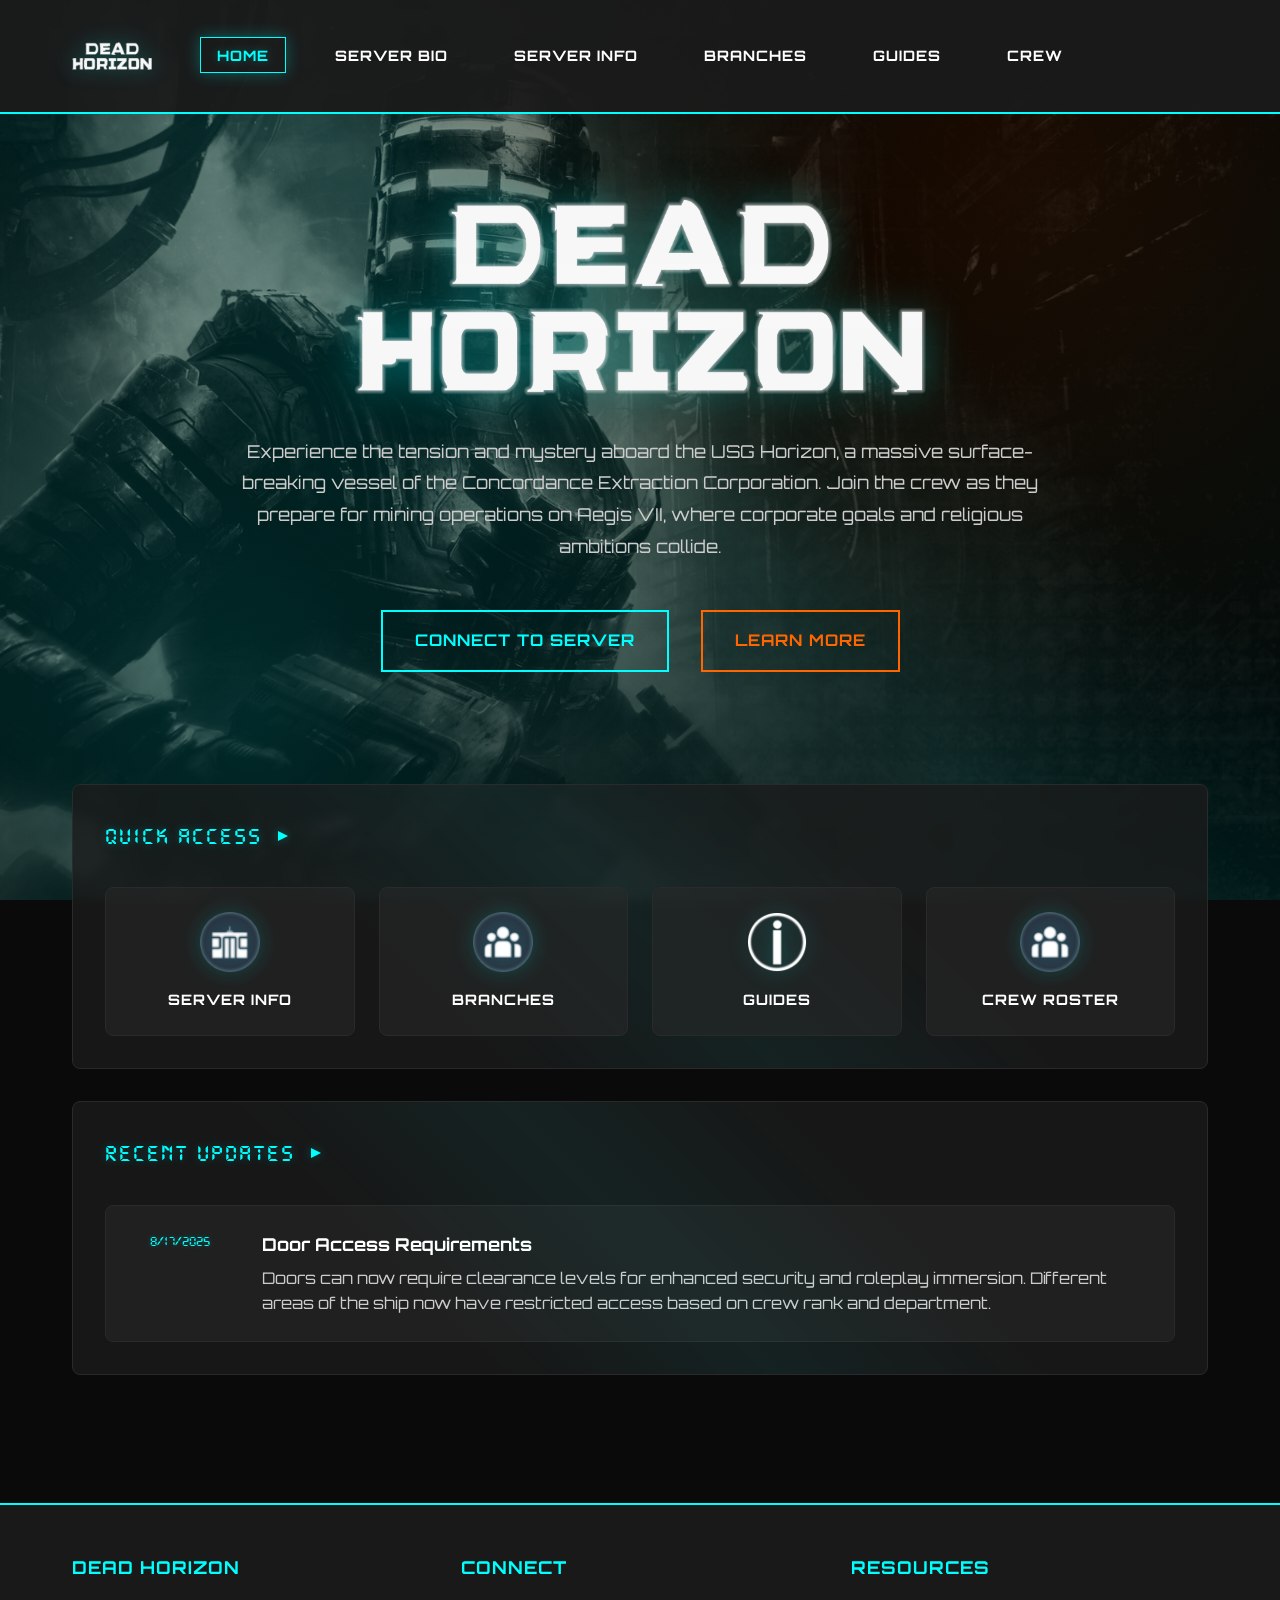
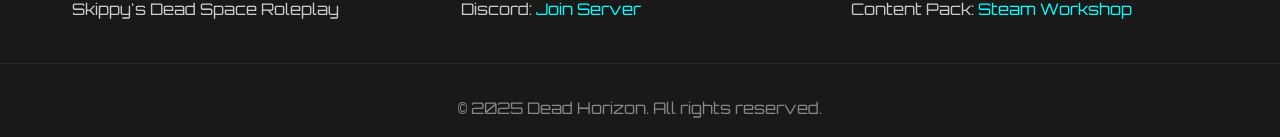
<file: index.html>
<!DOCTYPE html>
<html lang="en">
<head>
    <meta charset="UTF-8">
    <meta name="viewport" content="width=device-width, initial-scale=1.0">
    <title>Dead Horizon</title>
    <link rel="stylesheet" href="css/styles.css">
    <link rel="preconnect" href="https://fonts.googleapis.com">
    <link rel="preconnect" href="https://fonts.gstatic.com" crossorigin>
    <link href="https://fonts.googleapis.com/css2?family=Orbitron:wght@400;700;900&display=swap" rel="stylesheet">
</head>
<body>
    <div class="background-overlay"></div>
    
    <!-- Navigation Header -->
    <header class="main-header">
        <nav class="nav-container">
            <div class="nav-logo">
                <img src="resources/materials/oakman/deadspace/holograms/ui/titlescreen/title_screen.png" alt="Dead Horizon Logo" class="logo-img">
            </div>
            <ul class="nav-menu">
                <li><a href="index.html" class="nav-link active">HOME</a></li>
                <li><a href="server-bio.html" class="nav-link">SERVER BIO</a></li>
                <li><a href="server-info.html" class="nav-link">SERVER INFO</a></li>
                <li><a href="branches.html" class="nav-link">BRANCHES</a></li>
                <li><a href="guides.html" class="nav-link">GUIDES</a></li>
                <li><a href="crew.html" class="nav-link">CREW</a></li>
            </ul>
        </nav>
    </header>

    <!-- Main Content -->
    <main class="main-content">
        <!-- Hero Section -->
        <section class="hero-section">
            <div class="hero-container">
                <div class="hero-title">
                    <img src="resources/materials/oakman/deadspace/holograms/ui/titlescreen/title_screen.png" alt="Dead Horizon" class="hero-logo">
                </div>
                <div class="hero-description">
                    <p>Experience the tension and mystery aboard the USG Horizon, a massive surface-breaking vessel of the Concordance Extraction Corporation. Join the crew as they prepare for mining operations on Aegis VII, where corporate goals and religious ambitions collide.</p>
                </div>
                <div class="hero-actions">
                    <a href="server-info.html" class="btn btn-primary">CONNECT TO SERVER</a>
                    <a href="server-bio.html" class="btn btn-secondary">LEARN MORE</a>
                </div>
            </div>
        </section>

        <!-- Quick Access Panel -->
        <section class="quick-access">
            <div class="panel-container">
                <div class="panel-header">
                    <h3>QUICK ACCESS</h3>
                    <div class="panel-triangle"></div>
                </div>
                <div class="access-grid">
                    <a href="server-info.html" class="access-item">
                        <div class="access-icon">
                            <img src="resources/materials/oakman/deadspace/holograms/station.png" alt="Server Info">
                        </div>
                        <span>SERVER INFO</span>
                    </a>
                    <a href="branches.html" class="access-item">
                        <div class="access-icon">
                            <img src="resources/materials/oakman/deadspace/holograms/crew.png" alt="Branches">
                        </div>
                        <span>BRANCHES</span>
                    </a>
                    <a href="guides.html" class="access-item">
                        <div class="access-icon">
                            <img src="resources/materials/oakman/deadspace/holograms/info.png" alt="Guides">
                        </div>
                        <span>GUIDES</span>
                    </a>
                    <a href="crew.html" class="access-item">
                        <div class="access-icon">
                            <img src="resources/materials/oakman/deadspace/holograms/crew.png" alt="Crew">
                        </div>
                        <span>CREW ROSTER</span>
                    </a>
                </div>
            </div>
        </section>


        <!-- Recent Updates -->
        <section class="recent-updates">
            <div class="panel-container">
                <div class="panel-header">
                    <h3>RECENT UPDATES</h3>
                    <div class="panel-triangle"></div>
                </div>
                <div class="updates-list">
                    <div class="update-item">
                        <div class="update-date">8/17/2025</div>
                        <div class="update-content">
                            <h4>Door Access Requirements</h4>
                            <p>Doors can now require clearance levels for enhanced security and roleplay immersion. Different areas of the ship now have restricted access based on crew rank and department.</p>
                        </div>
                    </div>
                </div>
            </div>
        </section>
    </main>

    <!-- Footer -->
    <footer class="main-footer">
        <div class="footer-content">
            <div class="footer-section">
                <h4>DEAD HORIZON</h4>
                <p>Skippy's Dead Space Roleplay</p>
            </div>
            <div class="footer-section">
                <h4>CONNECT</h4>
                <p>Discord: <a href="https://discord.com/invite/SET6dh9YZz" target="_blank">Join Server</a></p>
            </div>
            <div class="footer-section">
                <h4>RESOURCES</h4>
                <p>Content Pack: <a href="https://steamcommunity.com/sharedfiles/filedetails/?id=3545499314" target="_blank">Steam Workshop</a></p>
            </div>
        </div>
        <div class="footer-bottom">
            <p>&copy; 2025 Dead Horizon. All rights reserved.</p>
        </div>
    </footer>

    <script src="js/main.js"></script>
</body>
</html>
</file>
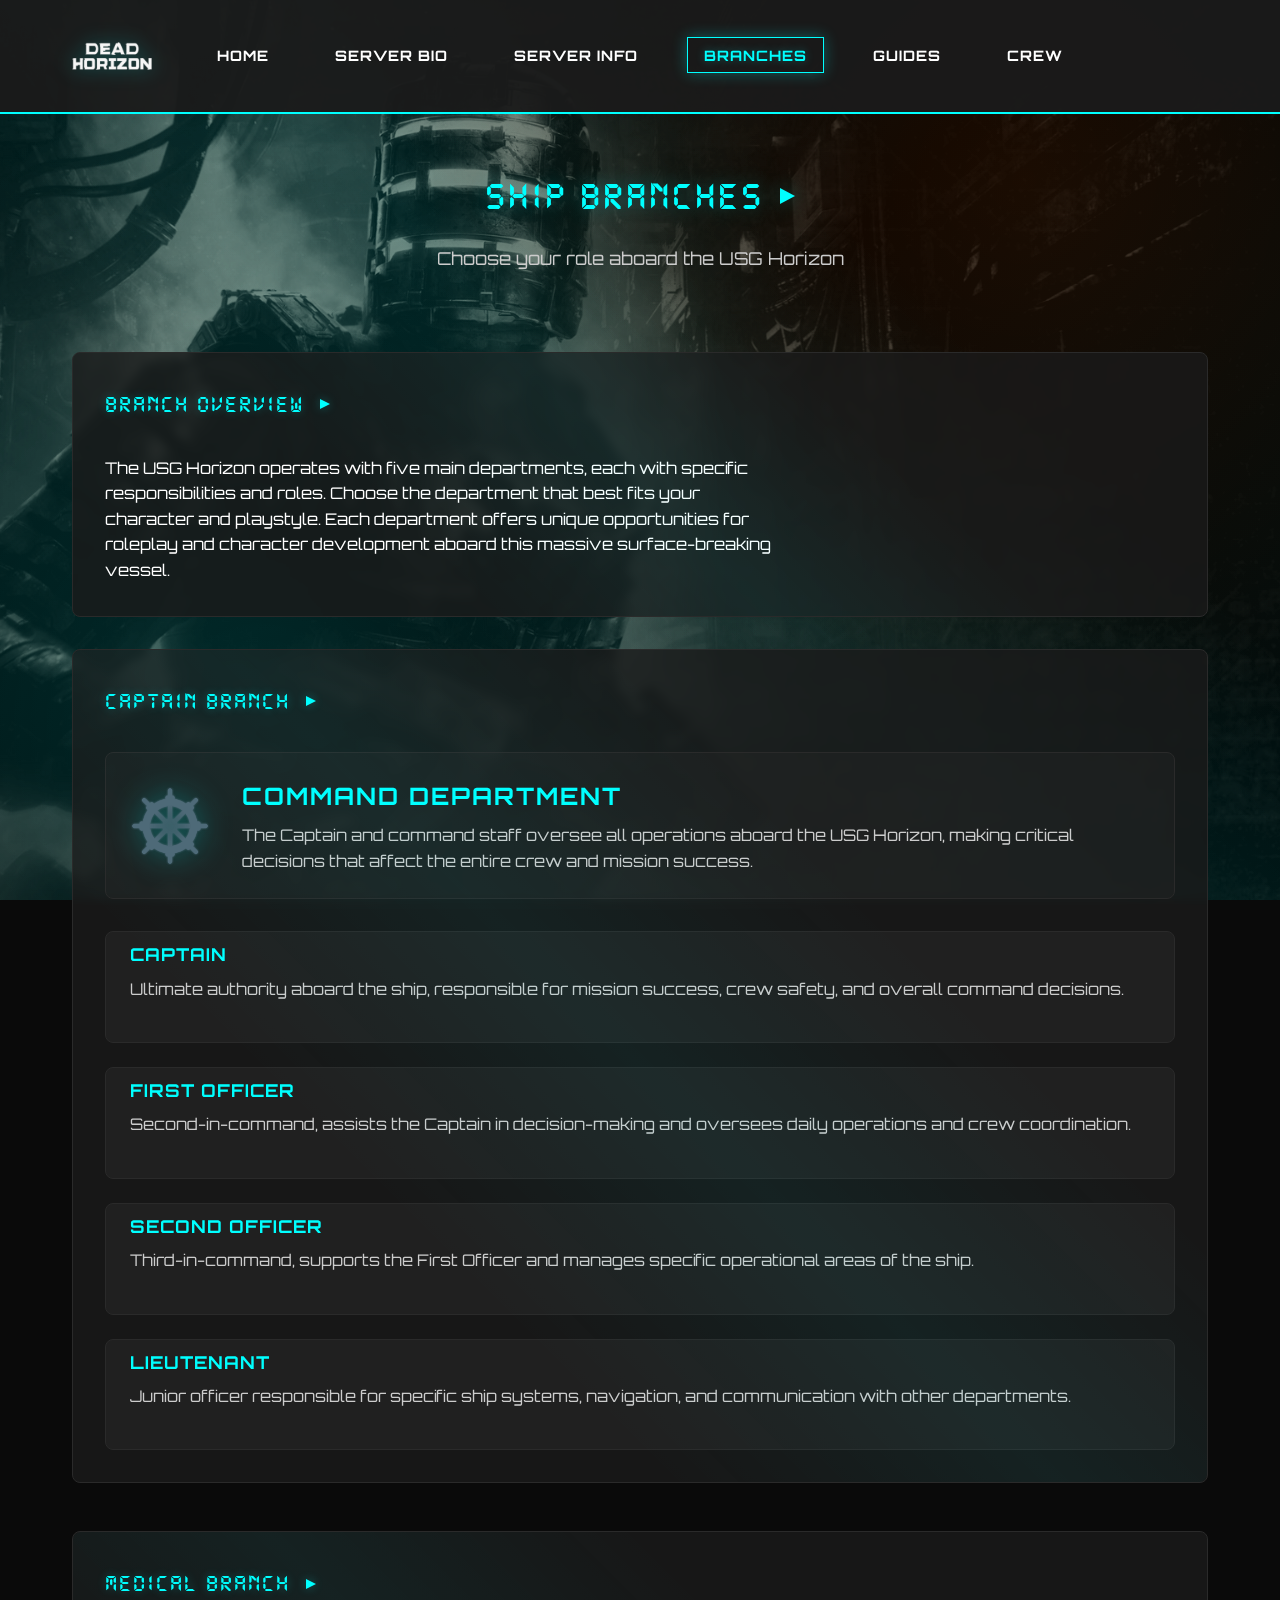
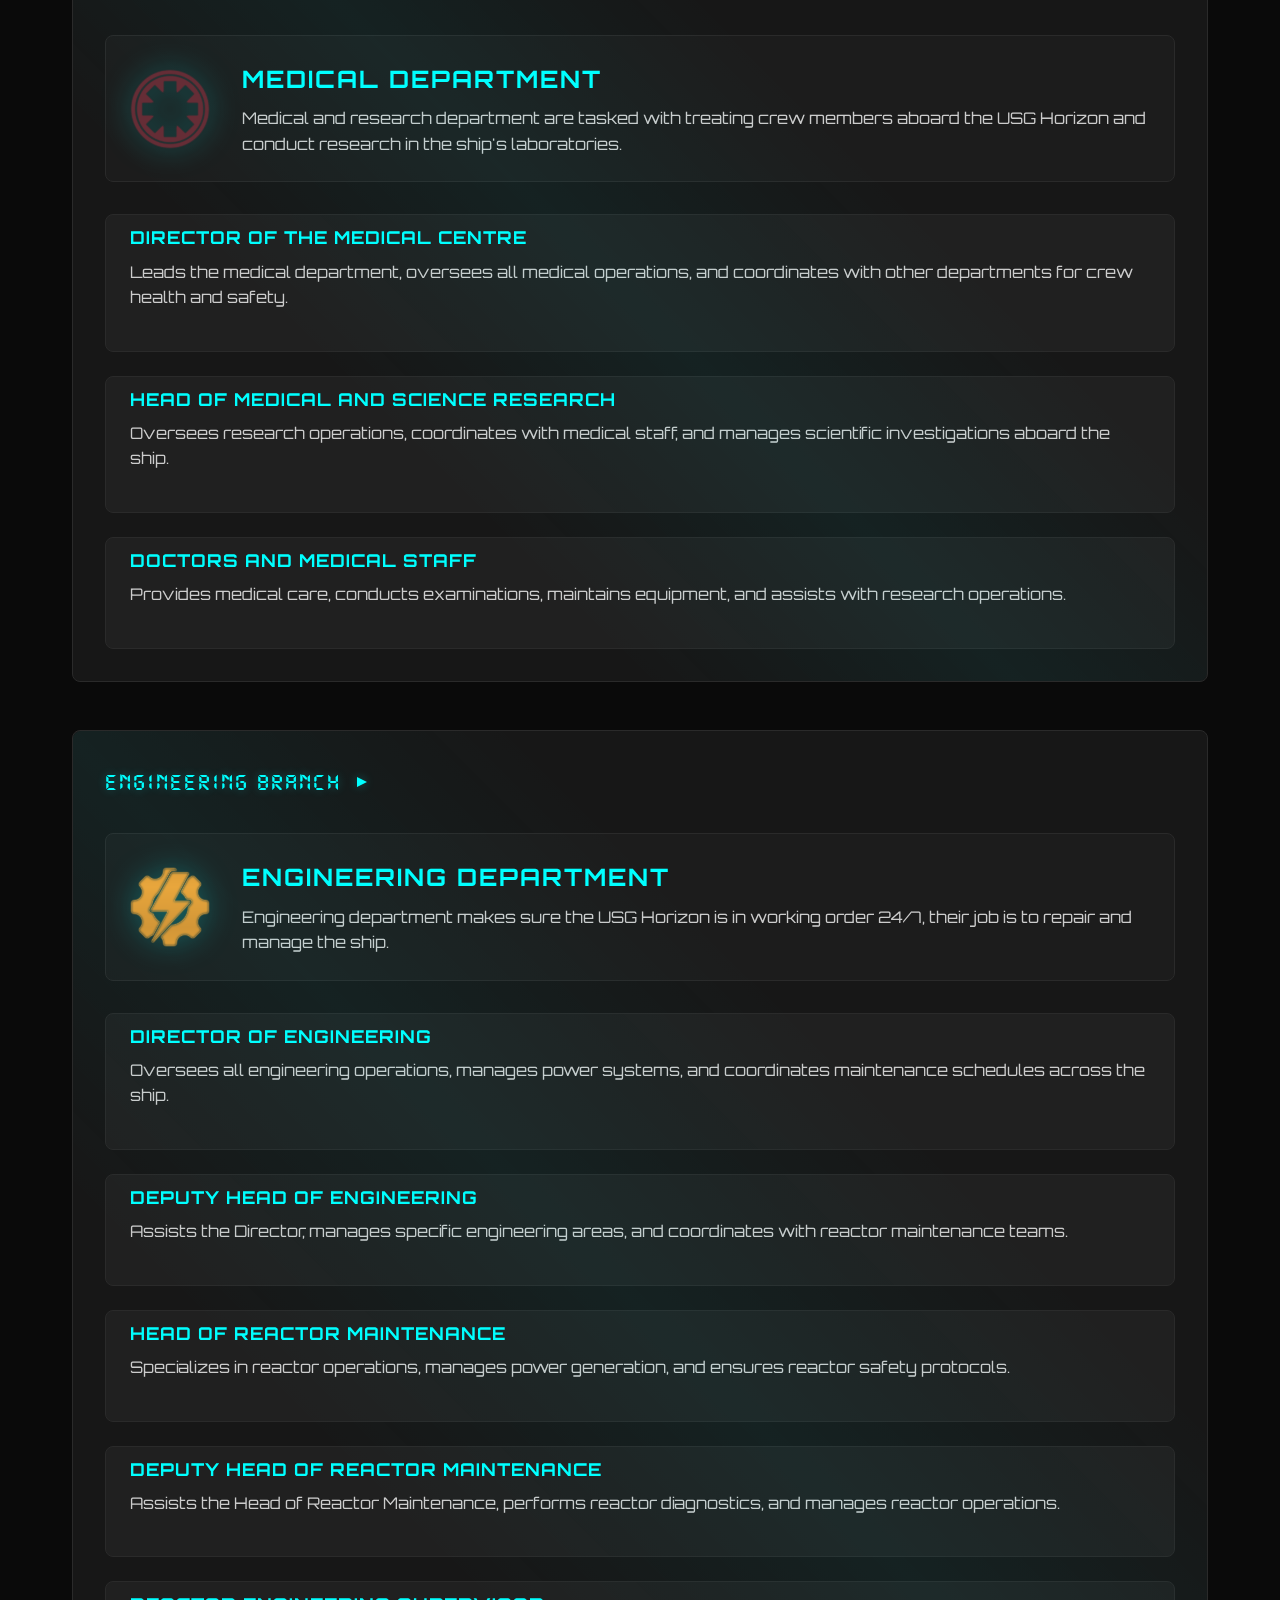
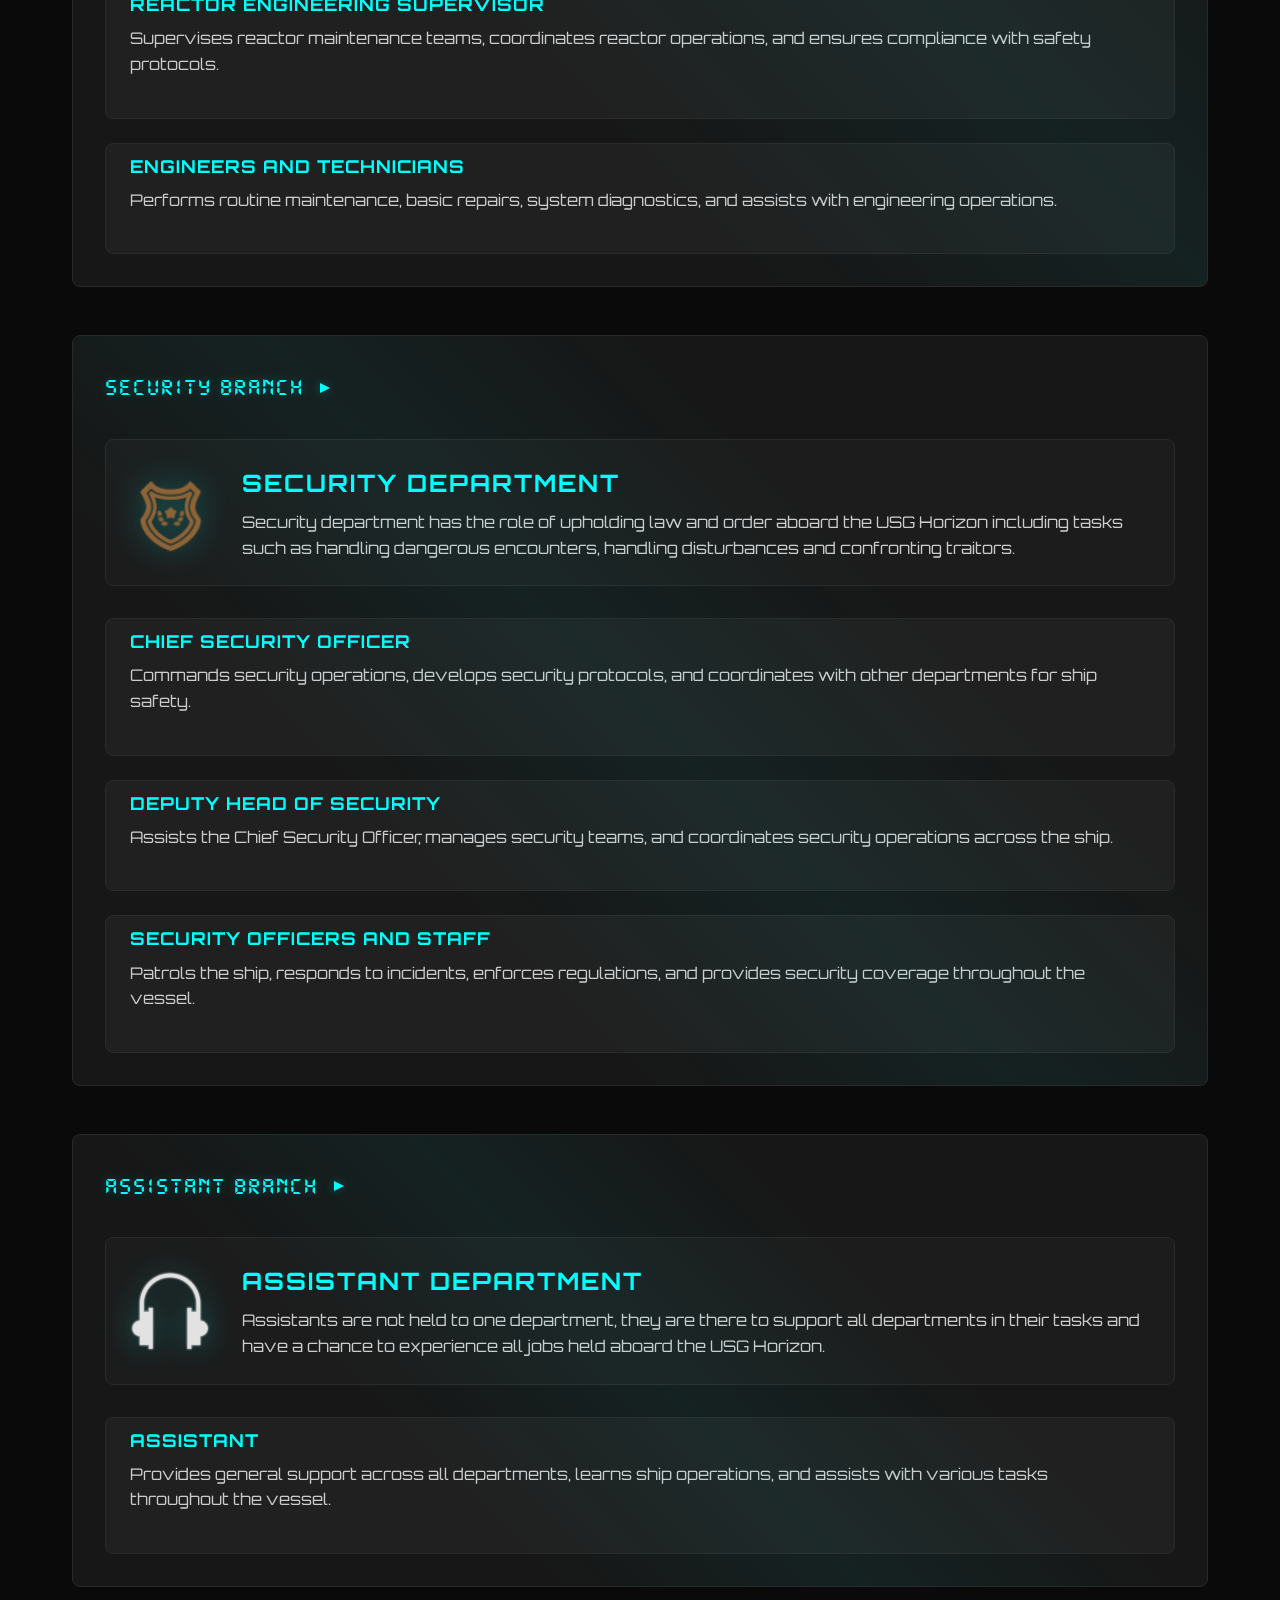
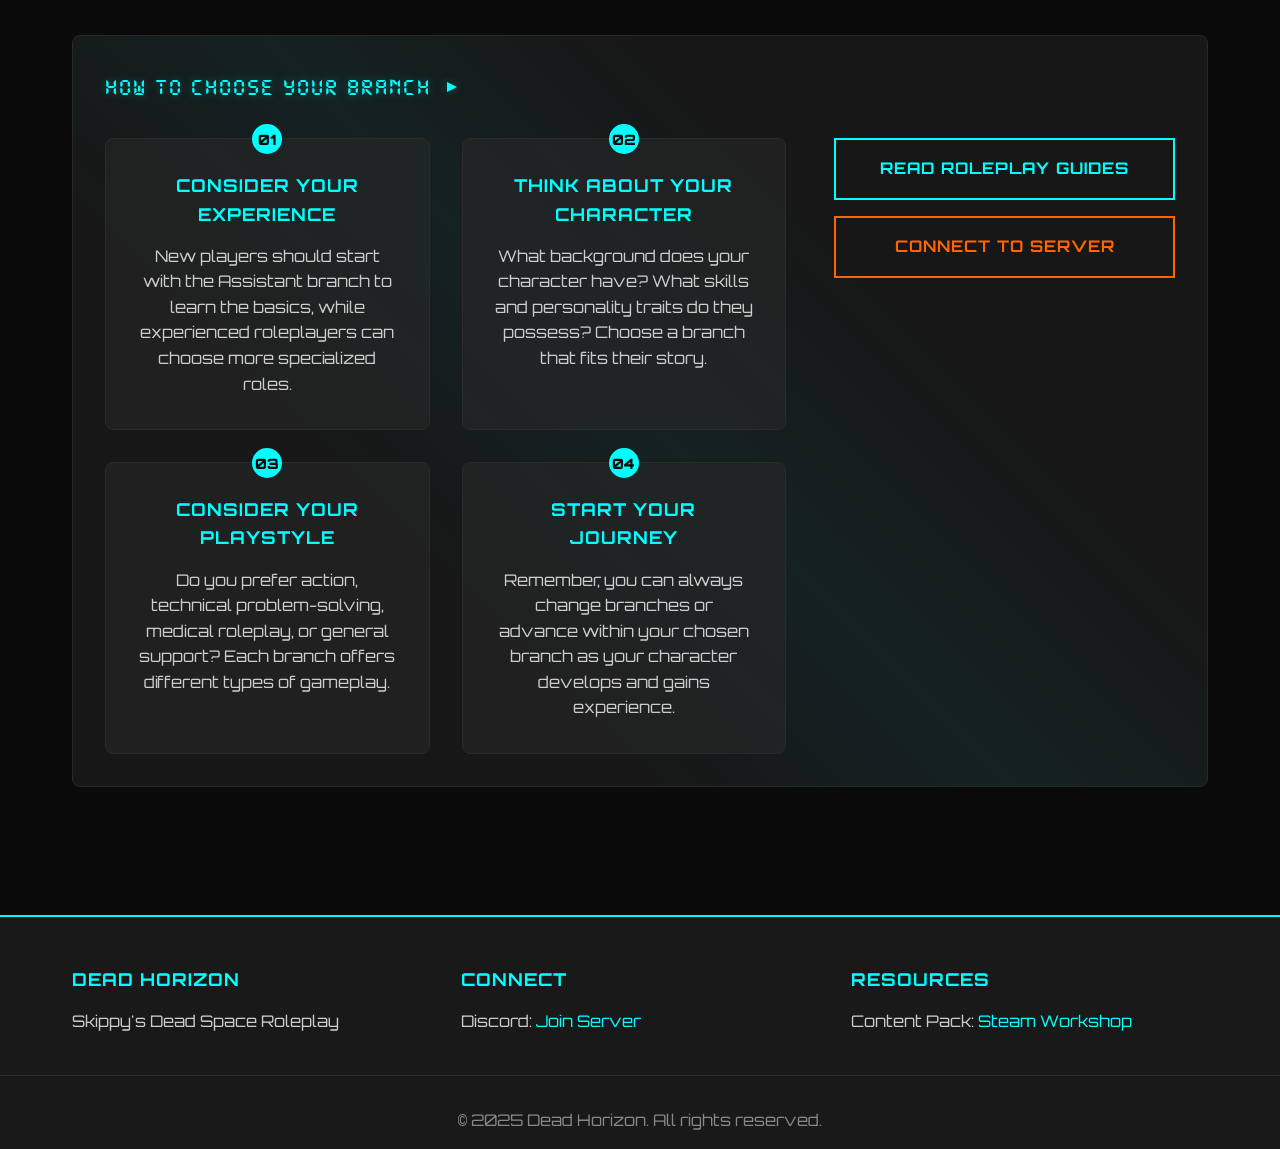
<file: branches.html>
<!DOCTYPE html>
<html lang="en">
<head>
    <meta charset="UTF-8">
    <meta name="viewport" content="width=device-width, initial-scale=1.0">
    <title>Dead Horizon</title>
    <link rel="stylesheet" href="css/styles.css">
    <link rel="preconnect" href="https://fonts.googleapis.com">
    <link rel="preconnect" href="https://fonts.gstatic.com" crossorigin>
    <link href="https://fonts.googleapis.com/css2?family=Orbitron:wght@400;700;900&display=swap" rel="stylesheet">
</head>
<body>
    <div class="background-overlay"></div>
    
    <!-- Navigation Header -->
    <header class="main-header">
        <nav class="nav-container">
            <div class="nav-logo">
                <img src="resources/materials/oakman/deadspace/holograms/ui/titlescreen/title_screen.png" alt="Dead Horizon Logo" class="logo-img">
            </div>
            <ul class="nav-menu">
                <li><a href="index.html" class="nav-link">HOME</a></li>
                <li><a href="server-bio.html" class="nav-link">SERVER BIO</a></li>
                <li><a href="server-info.html" class="nav-link">SERVER INFO</a></li>
                <li><a href="branches.html" class="nav-link active">BRANCHES</a></li>
                <li><a href="guides.html" class="nav-link">GUIDES</a></li>
                <li><a href="crew.html" class="nav-link">CREW</a></li>
            </ul>
        </nav>
    </header>

    <!-- Main Content -->
    <main class="main-content">
        <!-- Page Header -->
        <section class="page-header">
            <div class="page-title">
                <h1>SHIP BRANCHES</h1>
                <div class="page-triangle"></div>
            </div>
            <p class="page-subtitle">Choose your role aboard the USG Horizon</p>
        </section>

        <!-- Branch Overview -->
        <section class="branch-overview">
            <div class="panel-container">
                <div class="panel-header">
                    <h3>BRANCH OVERVIEW</h3>
                    <div class="panel-triangle"></div>
                </div>
                <div class="overview-content">
                    <p>The USG Horizon operates with five main departments, each with specific responsibilities and roles. Choose the department that best fits your character and playstyle. Each department offers unique opportunities for roleplay and character development aboard this massive surface-breaking vessel.</p>
                </div>
            </div>
        </section>

        <!-- Captain Branch -->
        <section class="branch-section captain-branch">
            <div class="panel-container">
                <div class="panel-header">
                    <h3>CAPTAIN BRANCH</h3>
                    <div class="panel-triangle"></div>
                </div>
                <div class="branch-content">
                    <div class="branch-header">
                        <div class="branch-icon">
                            <img src="resources/materials/oakman/deadspace/holograms/ui/class_captain.png" alt="Captain">
                        </div>
                        <div class="branch-info">
                            <h4>COMMAND DEPARTMENT</h4>
                            <p>The Captain and command staff oversee all operations aboard the USG Horizon, making critical decisions that affect the entire crew and mission success.</p>
                        </div>
                    </div>
                    <div class="branch-roles">
                        <div class="roles-grid">
                            <div class="role-item">
                                <h5>CAPTAIN</h5>
                                <p>Ultimate authority aboard the ship, responsible for mission success, crew safety, and overall command decisions.</p>
                            </div>
                            <div class="role-item">
                                <h5>FIRST OFFICER</h5>
                                <p>Second-in-command, assists the Captain in decision-making and oversees daily operations and crew coordination.</p>
                            </div>
                            <div class="role-item">
                                <h5>SECOND OFFICER</h5>
                                <p>Third-in-command, supports the First Officer and manages specific operational areas of the ship.</p>
                            </div>
                            <div class="role-item">
                                <h5>LIEUTENANT</h5>
                                <p>Junior officer responsible for specific ship systems, navigation, and communication with other departments.</p>
                            </div>
                        </div>
                    </div>
                </div>
            </div>
        </section>

        <!-- Medical Branch -->
        <section class="branch-section medical-branch">
            <div class="panel-container">
                <div class="panel-header">
                    <h3>MEDICAL BRANCH</h3>
                    <div class="panel-triangle"></div>
                </div>
                <div class="branch-content">
                    <div class="branch-header">
                        <div class="branch-icon">
                            <img src="resources/materials/oakman/deadspace/holograms/ui/class_medic.png" alt="Medical">
                        </div>
                        <div class="branch-info">
                            <h4>MEDICAL DEPARTMENT</h4>
                            <p>Medical and research department are tasked with treating crew members aboard the USG Horizon and conduct research in the ship's laboratories.</p>
                        </div>
                    </div>
                    <div class="branch-roles">
                        <div class="roles-grid">
                            <div class="role-item">
                                <h5>DIRECTOR OF THE MEDICAL CENTRE</h5>
                                <p>Leads the medical department, oversees all medical operations, and coordinates with other departments for crew health and safety.</p>
                            </div>
                            <div class="role-item">
                                <h5>HEAD OF MEDICAL AND SCIENCE RESEARCH</h5>
                                <p>Oversees research operations, coordinates with medical staff, and manages scientific investigations aboard the ship.</p>
                            </div>
                            <div class="role-item">
                                <h5>DOCTORS AND MEDICAL STAFF</h5>
                                <p>Provides medical care, conducts examinations, maintains equipment, and assists with research operations.</p>
                            </div>
                        </div>
                    </div>
                </div>
            </div>
        </section>

        <!-- Engineering Branch -->
        <section class="branch-section engineering-branch">
            <div class="panel-container">
                <div class="panel-header">
                    <h3>ENGINEERING BRANCH</h3>
                    <div class="panel-triangle"></div>
                </div>
                <div class="branch-content">
                    <div class="branch-header">
                        <div class="branch-icon">
                            <img src="resources/materials/oakman/deadspace/holograms/ui/class_engineer.png" alt="Engineering">
                        </div>
                        <div class="branch-info">
                            <h4>ENGINEERING DEPARTMENT</h4>
                            <p>Engineering department makes sure the USG Horizon is in working order 24/7, their job is to repair and manage the ship.</p>
                        </div>
                    </div>
                    <div class="branch-roles">
                        <div class="roles-grid">
                            <div class="role-item">
                                <h5>DIRECTOR OF ENGINEERING</h5>
                                <p>Oversees all engineering operations, manages power systems, and coordinates maintenance schedules across the ship.</p>
                            </div>
                            <div class="role-item">
                                <h5>DEPUTY HEAD OF ENGINEERING</h5>
                                <p>Assists the Director, manages specific engineering areas, and coordinates with reactor maintenance teams.</p>
                            </div>
                            <div class="role-item">
                                <h5>HEAD OF REACTOR MAINTENANCE</h5>
                                <p>Specializes in reactor operations, manages power generation, and ensures reactor safety protocols.</p>
                            </div>
                            <div class="role-item">
                                <h5>DEPUTY HEAD OF REACTOR MAINTENANCE</h5>
                                <p>Assists the Head of Reactor Maintenance, performs reactor diagnostics, and manages reactor operations.</p>
                            </div>
                            <div class="role-item">
                                <h5>REACTOR ENGINEERING SUPERVISOR</h5>
                                <p>Supervises reactor maintenance teams, coordinates reactor operations, and ensures compliance with safety protocols.</p>
                            </div>
                            <div class="role-item">
                                <h5>ENGINEERS AND TECHNICIANS</h5>
                                <p>Performs routine maintenance, basic repairs, system diagnostics, and assists with engineering operations.</p>
                            </div>
                        </div>
                    </div>
                </div>
            </div>
        </section>

        <!-- Security Branch -->
        <section class="branch-section security-branch">
            <div class="panel-container">
                <div class="panel-header">
                    <h3>SECURITY BRANCH</h3>
                    <div class="panel-triangle"></div>
                </div>
                <div class="branch-content">
                    <div class="branch-header">
                        <div class="branch-icon">
                            <img src="resources/materials/oakman/deadspace/holograms/ui/class_security.png" alt="Security">
                        </div>
                        <div class="branch-info">
                            <h4>SECURITY DEPARTMENT</h4>
                            <p>Security department has the role of upholding law and order aboard the USG Horizon including tasks such as handling dangerous encounters, handling disturbances and confronting traitors.</p>
                        </div>
                    </div>
                    <div class="branch-roles">
                        <div class="roles-grid">
                            <div class="role-item">
                                <h5>CHIEF SECURITY OFFICER</h5>
                                <p>Commands security operations, develops security protocols, and coordinates with other departments for ship safety.</p>
                            </div>
                            <div class="role-item">
                                <h5>DEPUTY HEAD OF SECURITY</h5>
                                <p>Assists the Chief Security Officer, manages security teams, and coordinates security operations across the ship.</p>
                            </div>
                            <div class="role-item">
                                <h5>SECURITY OFFICERS AND STAFF</h5>
                                <p>Patrols the ship, responds to incidents, enforces regulations, and provides security coverage throughout the vessel.</p>
                            </div>
                        </div>
                    </div>
                </div>
            </div>
        </section>

        <!-- Assistant Branch -->
        <section class="branch-section assistant-branch">
            <div class="panel-container">
                <div class="panel-header">
                    <h3>ASSISTANT BRANCH</h3>
                    <div class="panel-triangle"></div>
                </div>
                <div class="branch-content">
                    <div class="branch-header">
                        <div class="branch-icon">
                            <img src="resources/materials/oakman/deadspace/holograms/ui/class_assistant.png" alt="Assistant">
                        </div>
                        <div class="branch-info">
                            <h4>ASSISTANT DEPARTMENT</h4>
                            <p>Assistants are not held to one department, they are there to support all departments in their tasks and have a chance to experience all jobs held aboard the USG Horizon.</p>
                        </div>
                    </div>
                    <div class="branch-roles">
                        <div class="roles-grid">
                            <div class="role-item">
                                <h5>ASSISTANT</h5>
                                <p>Provides general support across all departments, learns ship operations, and assists with various tasks throughout the vessel.</p>
                            </div>
                        </div>
                    </div>
                </div>
            </div>
        </section>

        <!-- How to Choose -->
        <section class="how-to-choose">
            <div class="panel-container">
                <div class="panel-header">
                    <h3>HOW TO CHOOSE YOUR BRANCH</h3>
                    <div class="panel-triangle"></div>
                </div>
                <div class="choose-content">
                    <div class="choose-steps">
                        <div class="step-item">
                            <div class="step-number">01</div>
                            <h4>CONSIDER YOUR EXPERIENCE</h4>
                            <p>New players should start with the Assistant branch to learn the basics, while experienced roleplayers can choose more specialized roles.</p>
                        </div>
                        <div class="step-item">
                            <div class="step-number">02</div>
                            <h4>THINK ABOUT YOUR CHARACTER</h4>
                            <p>What background does your character have? What skills and personality traits do they possess? Choose a branch that fits their story.</p>
                        </div>
                        <div class="step-item">
                            <div class="step-number">03</div>
                            <h4>CONSIDER YOUR PLAYSTYLE</h4>
                            <p>Do you prefer action, technical problem-solving, medical roleplay, or general support? Each branch offers different types of gameplay.</p>
                        </div>
                        <div class="step-item">
                            <div class="step-number">04</div>
                            <h4>START YOUR JOURNEY</h4>
                            <p>Remember, you can always change branches or advance within your chosen branch as your character develops and gains experience.</p>
                        </div>
                    </div>
                    <div class="choose-actions">
                        <a href="guides.html" class="btn btn-primary">READ ROLEPLAY GUIDES</a>
                        <a href="server-info.html" class="btn btn-secondary">CONNECT TO SERVER</a>
                    </div>
                </div>
            </div>
        </section>
    </main>

    <!-- Footer -->
    <footer class="main-footer">
        <div class="footer-content">
            <div class="footer-section">
                <h4>DEAD HORIZON</h4>
                <p>Skippy's Dead Space Roleplay</p>
            </div>
            <div class="footer-section">
                <h4>CONNECT</h4>
                <p>Discord: <a href="https://discord.com/invite/SET6dh9YZz" target="_blank">Join Server</a></p>
            </div>
            <div class="footer-section">
                <h4>RESOURCES</h4>
                <p>Content Pack: <a href="https://steamcommunity.com/sharedfiles/filedetails/?id=3545499314" target="_blank">Steam Workshop</a></p>
            </div>
        </div>
        <div class="footer-bottom">
            <p>&copy; 2025 Dead Horizon. All rights reserved.</p>
        </div>
    </footer>

    <script src="js/main.js"></script>
</body>
</html>
</file>
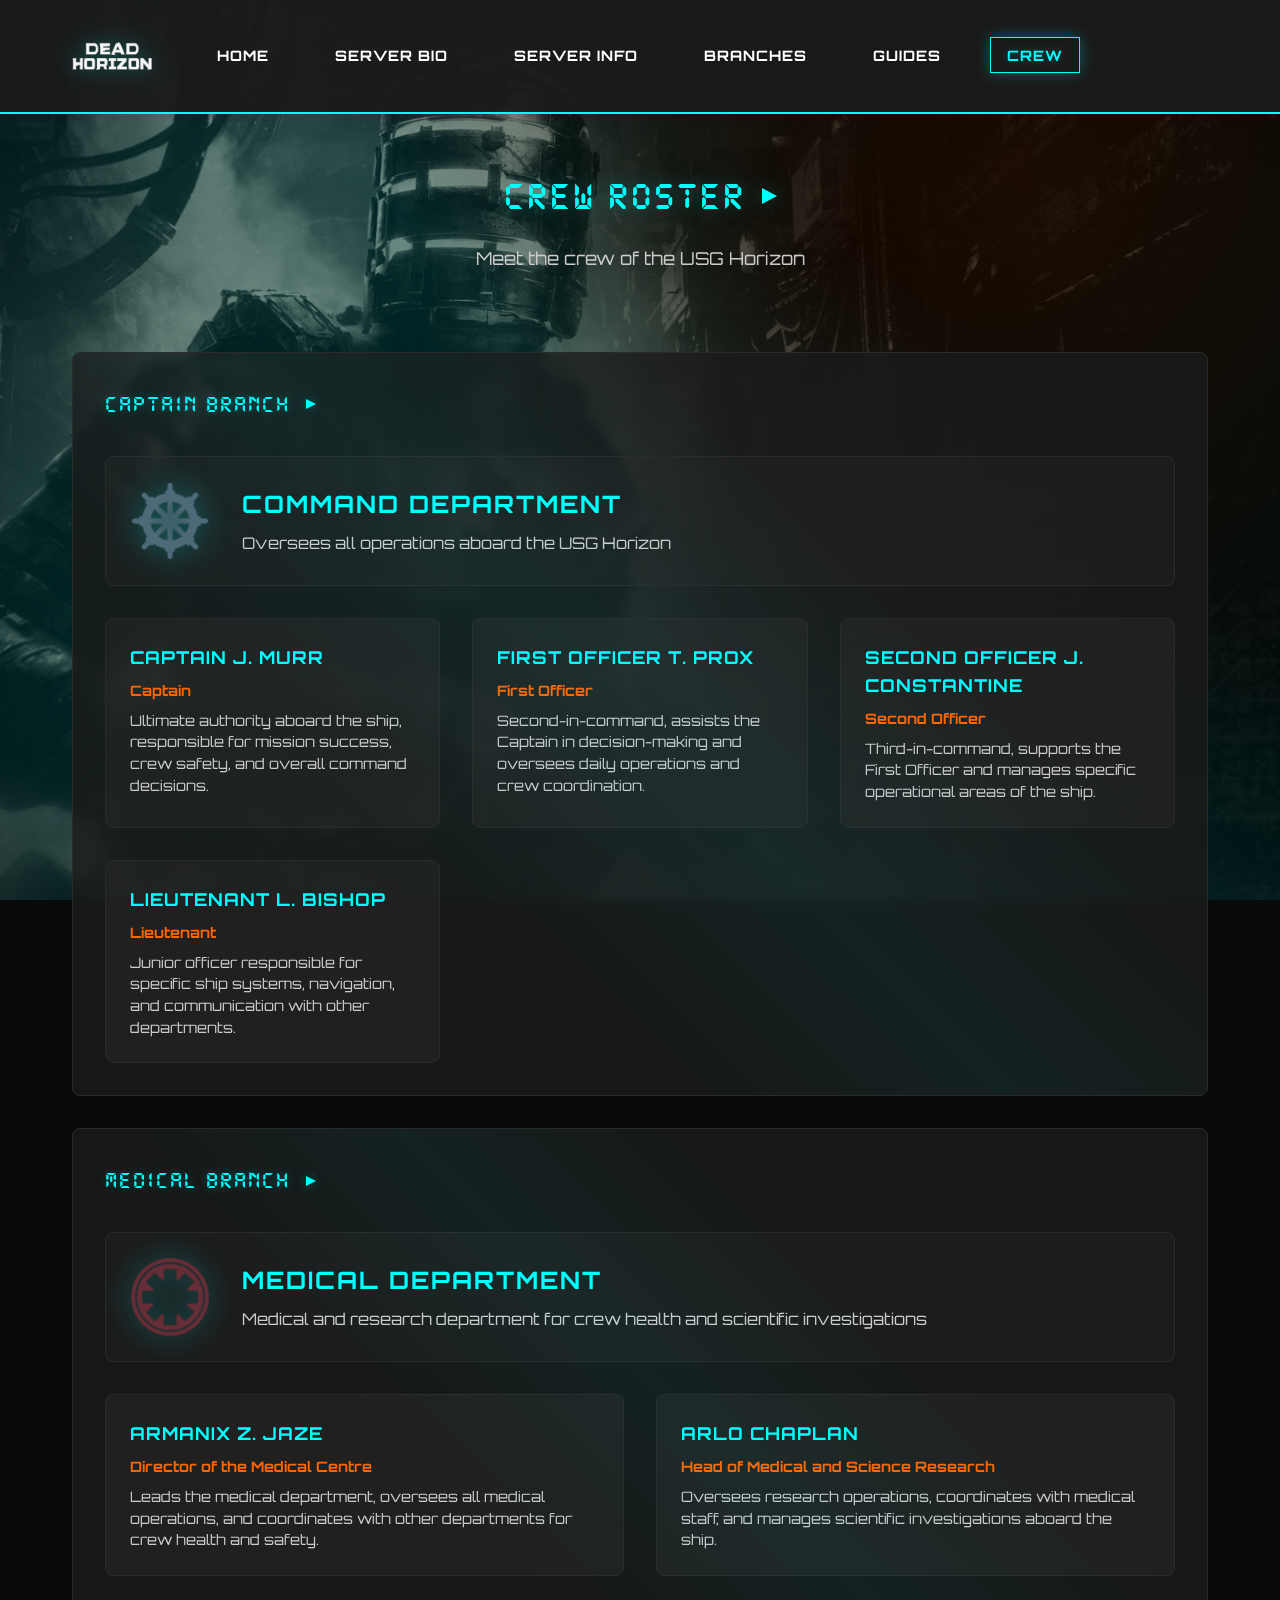
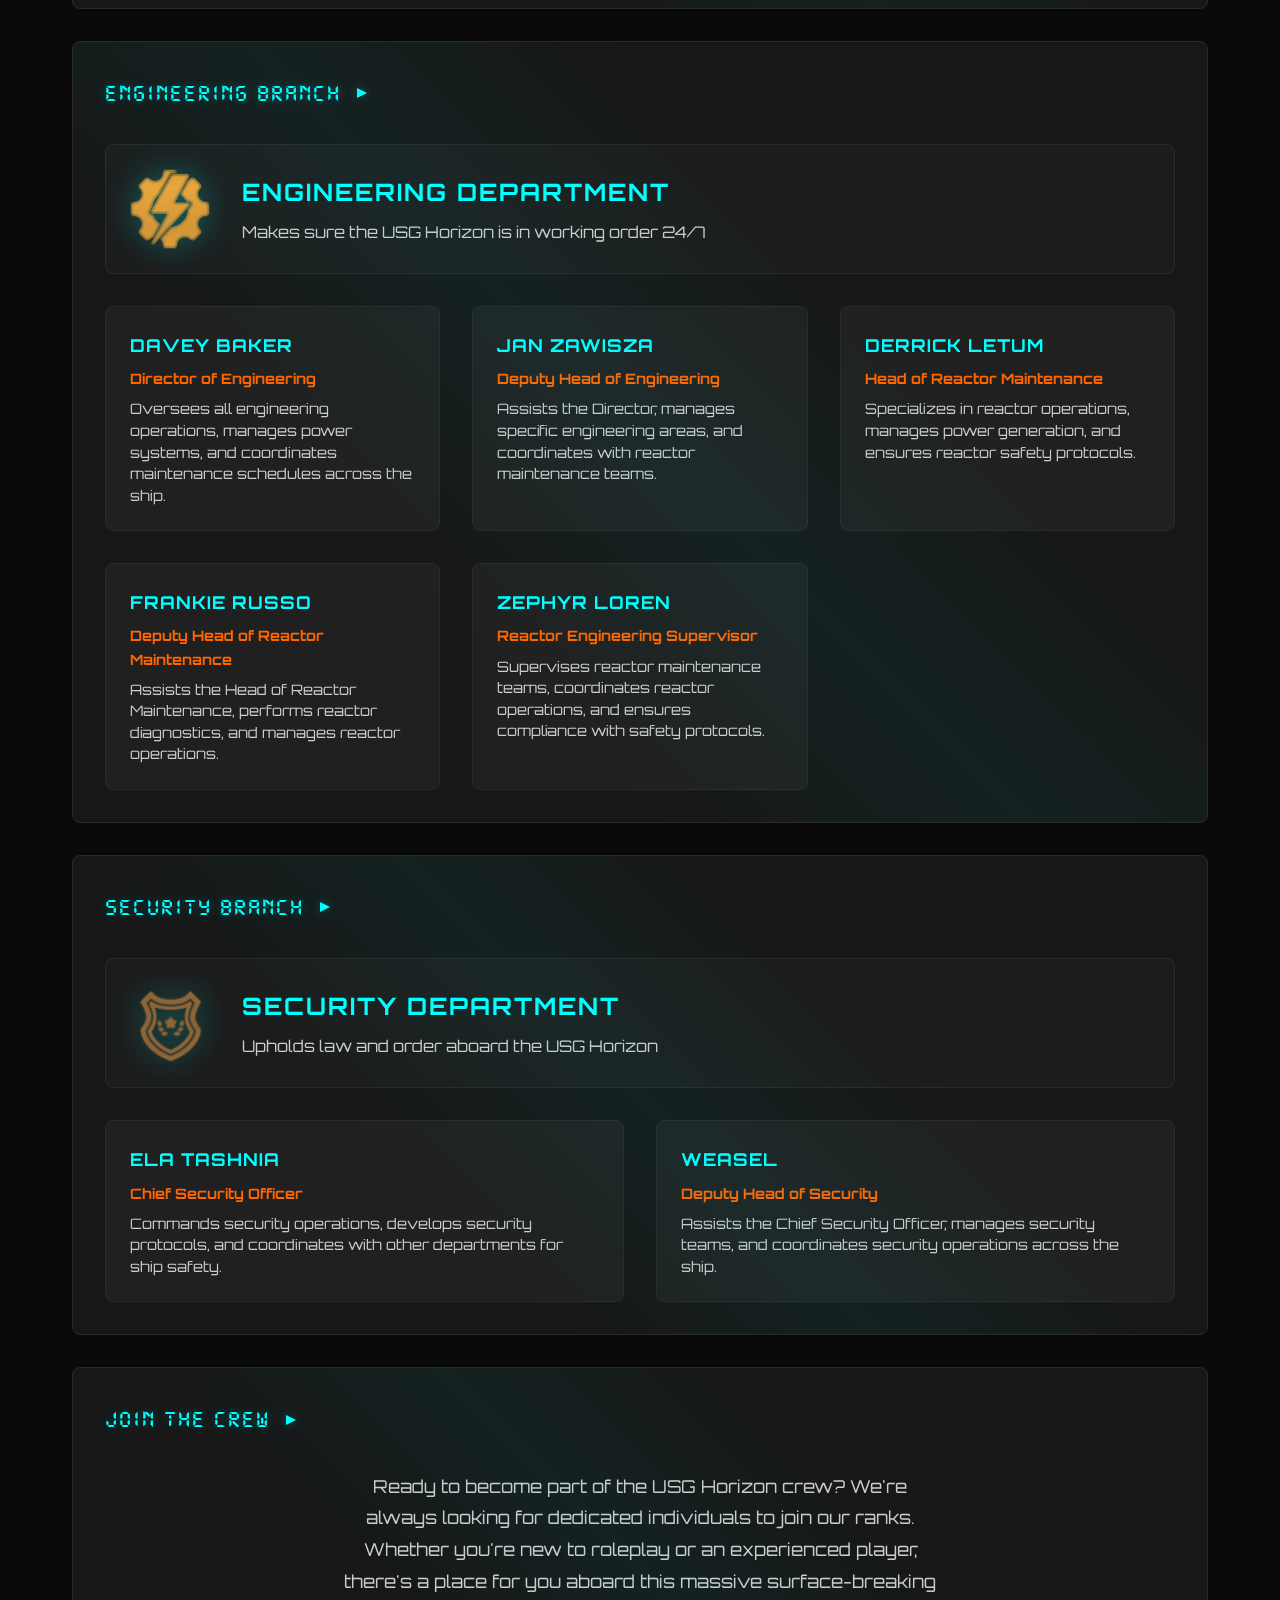
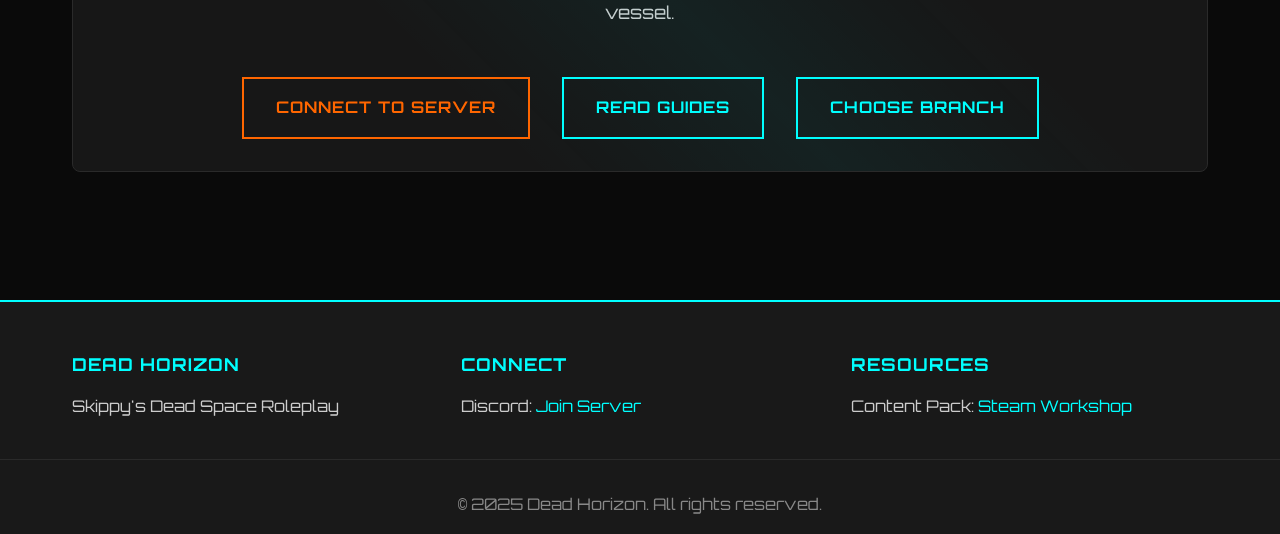
<file: crew.html>
<!DOCTYPE html>
<html lang="en">
<head>
    <meta charset="UTF-8">
    <meta name="viewport" content="width=device-width, initial-scale=1.0">
    <title>Dead Horizon</title>
    <link rel="stylesheet" href="css/styles.css">
    <link rel="preconnect" href="https://fonts.googleapis.com">
    <link rel="preconnect" href="https://fonts.gstatic.com" crossorigin>
    <link href="https://fonts.googleapis.com/css2?family=Orbitron:wght@400;700;900&display=swap" rel="stylesheet">
</head>
<body>
    <div class="background-overlay"></div>
    
    <!-- Navigation Header -->
    <header class="main-header">
        <nav class="nav-container">
            <div class="nav-logo">
                <img src="resources/materials/oakman/deadspace/holograms/ui/titlescreen/title_screen.png" alt="Dead Horizon Logo" class="logo-img">
            </div>
            <ul class="nav-menu">
                <li><a href="index.html" class="nav-link">HOME</a></li>
                <li><a href="server-bio.html" class="nav-link">SERVER BIO</a></li>
                <li><a href="server-info.html" class="nav-link">SERVER INFO</a></li>
                <li><a href="branches.html" class="nav-link">BRANCHES</a></li>
                <li><a href="guides.html" class="nav-link">GUIDES</a></li>
                <li><a href="crew.html" class="nav-link active">CREW</a></li>
            </ul>
        </nav>
    </header>

    <!-- Main Content -->
    <main class="main-content">
        <!-- Page Header -->
        <section class="page-header">
            <div class="page-title">
                <h1>CREW ROSTER</h1>
                <div class="page-triangle"></div>
            </div>
            <p class="page-subtitle">Meet the crew of the USG Horizon</p>
        </section>


        <!-- Captain Branch -->
        <section class="captain-branch">
            <div class="panel-container">
                <div class="panel-header">
                    <h3>CAPTAIN BRANCH</h3>
                    <div class="panel-triangle"></div>
                </div>
                <div class="branch-header">
                    <div class="branch-icon">
                        <img src="resources/materials/oakman/deadspace/holograms/ui/class_captain.png" alt="Captain">
                    </div>
                    <div class="branch-info">
                        <h4>COMMAND DEPARTMENT</h4>
                        <p>Oversees all operations aboard the USG Horizon</p>
                    </div>
                </div>
                <div class="crew-grid">
                    <div class="crew-member">
                        <div class="member-info">
                            <h4>CAPTAIN J. MURR</h4>
                            <p class="member-role">Captain</p>
                            <p class="member-description">Ultimate authority aboard the ship, responsible for mission success, crew safety, and overall command decisions.</p>
                        </div>
                    </div>
                    <div class="crew-member">
                        <div class="member-info">
                            <h4>FIRST OFFICER T. PROX</h4>
                            <p class="member-role">First Officer</p>
                            <p class="member-description">Second-in-command, assists the Captain in decision-making and oversees daily operations and crew coordination.</p>
                        </div>
                    </div>
                    <div class="crew-member">
                        <div class="member-info">
                            <h4>SECOND OFFICER J. CONSTANTINE</h4>
                            <p class="member-role">Second Officer</p>
                            <p class="member-description">Third-in-command, supports the First Officer and manages specific operational areas of the ship.</p>
                        </div>
                    </div>
                    <div class="crew-member">
                        <div class="member-info">
                            <h4>LIEUTENANT L. BISHOP</h4>
                            <p class="member-role">Lieutenant</p>
                            <p class="member-description">Junior officer responsible for specific ship systems, navigation, and communication with other departments.</p>
                        </div>
                    </div>
                </div>
            </div>
        </section>

        <!-- Medical Branch -->
        <section class="medical-branch">
            <div class="panel-container">
                <div class="panel-header">
                    <h3>MEDICAL BRANCH</h3>
                    <div class="panel-triangle"></div>
                </div>
                <div class="branch-header">
                    <div class="branch-icon">
                        <img src="resources/materials/oakman/deadspace/holograms/ui/class_medic.png" alt="Medical">
                    </div>
                    <div class="branch-info">
                        <h4>MEDICAL DEPARTMENT</h4>
                        <p>Medical and research department for crew health and scientific investigations</p>
                    </div>
                </div>
                <div class="crew-grid">
                    <div class="crew-member">
                        <div class="member-info">
                            <h4>ARMANIX Z. JAZE</h4>
                            <p class="member-role">Director of the Medical Centre</p>
                            <p class="member-description">Leads the medical department, oversees all medical operations, and coordinates with other departments for crew health and safety.</p>
                        </div>
                    </div>
                    <div class="crew-member">
                        <div class="member-info">
                            <h4>ARLO CHAPLAN</h4>
                            <p class="member-role">Head of Medical and Science Research</p>
                            <p class="member-description">Oversees research operations, coordinates with medical staff, and manages scientific investigations aboard the ship.</p>
                        </div>
                    </div>
                </div>
            </div>
        </section>

        <!-- Engineering Branch -->
        <section class="engineering-branch">
            <div class="panel-container">
                <div class="panel-header">
                    <h3>ENGINEERING BRANCH</h3>
                    <div class="panel-triangle"></div>
                </div>
                <div class="branch-header">
                    <div class="branch-icon">
                        <img src="resources/materials/oakman/deadspace/holograms/ui/class_engineer.png" alt="Engineering">
                    </div>
                    <div class="branch-info">
                        <h4>ENGINEERING DEPARTMENT</h4>
                        <p>Makes sure the USG Horizon is in working order 24/7</p>
                    </div>
                </div>
                <div class="crew-grid">
                    <div class="crew-member">
                        <div class="member-info">
                            <h4>DAVEY BAKER</h4>
                            <p class="member-role">Director of Engineering</p>
                            <p class="member-description">Oversees all engineering operations, manages power systems, and coordinates maintenance schedules across the ship.</p>
                        </div>
                    </div>
                    <div class="crew-member">
                        <div class="member-info">
                            <h4>JAN ZAWISZA</h4>
                            <p class="member-role">Deputy Head of Engineering</p>
                            <p class="member-description">Assists the Director, manages specific engineering areas, and coordinates with reactor maintenance teams.</p>
                        </div>
                    </div>
                    <div class="crew-member">
                        <div class="member-info">
                            <h4>DERRICK LETUM</h4>
                            <p class="member-role">Head of Reactor Maintenance</p>
                            <p class="member-description">Specializes in reactor operations, manages power generation, and ensures reactor safety protocols.</p>
                        </div>
                    </div>
                    <div class="crew-member">
                        <div class="member-info">
                            <h4>FRANKIE RUSSO</h4>
                            <p class="member-role">Deputy Head of Reactor Maintenance</p>
                            <p class="member-description">Assists the Head of Reactor Maintenance, performs reactor diagnostics, and manages reactor operations.</p>
                        </div>
                    </div>
                    <div class="crew-member">
                        <div class="member-info">
                            <h4>ZEPHYR LOREN</h4>
                            <p class="member-role">Reactor Engineering Supervisor</p>
                            <p class="member-description">Supervises reactor maintenance teams, coordinates reactor operations, and ensures compliance with safety protocols.</p>
                        </div>
                    </div>
                </div>
            </div>
        </section>

        <!-- Security Branch -->
        <section class="security-branch">
            <div class="panel-container">
                <div class="panel-header">
                    <h3>SECURITY BRANCH</h3>
                    <div class="panel-triangle"></div>
                </div>
                <div class="branch-header">
                    <div class="branch-icon">
                        <img src="resources/materials/oakman/deadspace/holograms/ui/class_security.png" alt="Security">
                    </div>
                    <div class="branch-info">
                        <h4>SECURITY DEPARTMENT</h4>
                        <p>Upholds law and order aboard the USG Horizon</p>
                    </div>
                </div>
                <div class="crew-grid">
                    <div class="crew-member">
                        <div class="member-info">
                            <h4>ELA TASHNIA</h4>
                            <p class="member-role">Chief Security Officer</p>
                            <p class="member-description">Commands security operations, develops security protocols, and coordinates with other departments for ship safety.</p>
                        </div>
                    </div>
                    <div class="crew-member">
                        <div class="member-info">
                            <h4>WEASEL</h4>
                            <p class="member-role">Deputy Head of Security</p>
                            <p class="member-description">Assists the Chief Security Officer, manages security teams, and coordinates security operations across the ship.</p>
                        </div>
                    </div>
                </div>
            </div>
        </section>


        <!-- Join the Crew -->
        <section class="join-crew">
            <div class="panel-container">
                <div class="panel-header">
                    <h3>JOIN THE CREW</h3>
                    <div class="panel-triangle"></div>
                </div>
                <div class="join-content">
                    <div class="join-description">
                        <p>Ready to become part of the USG Horizon crew? We're always looking for dedicated individuals to join our ranks. Whether you're new to roleplay or an experienced player, there's a place for you aboard this massive surface-breaking vessel.</p>
                    </div>
                    <div class="join-actions">
                        <a href="server-info.html" class="btn btn-secondary">CONNECT TO SERVER</a>
                        <a href="guides.html" class="btn btn-blue">READ GUIDES</a>
                        <a href="branches.html" class="btn btn-blue">CHOOSE BRANCH</a>
                    </div>
                </div>
            </div>
        </section>
    </main>

    <!-- Footer -->
    <footer class="main-footer">
        <div class="footer-content">
            <div class="footer-section">
                <h4>DEAD HORIZON</h4>
                <p>Skippy's Dead Space Roleplay</p>
            </div>
            <div class="footer-section">
                <h4>CONNECT</h4>
                <p>Discord: <a href="https://discord.com/invite/SET6dh9YZz" target="_blank">Join Server</a></p>
            </div>
            <div class="footer-section">
                <h4>RESOURCES</h4>
                <p>Content Pack: <a href="https://steamcommunity.com/sharedfiles/filedetails/?id=3545499314" target="_blank">Steam Workshop</a></p>
            </div>
        </div>
        <div class="footer-bottom">
            <p>&copy; 2025 Dead Horizon. All rights reserved.</p>
        </div>
    </footer>

    <script src="js/main.js"></script>
</body>
</html>
</file>
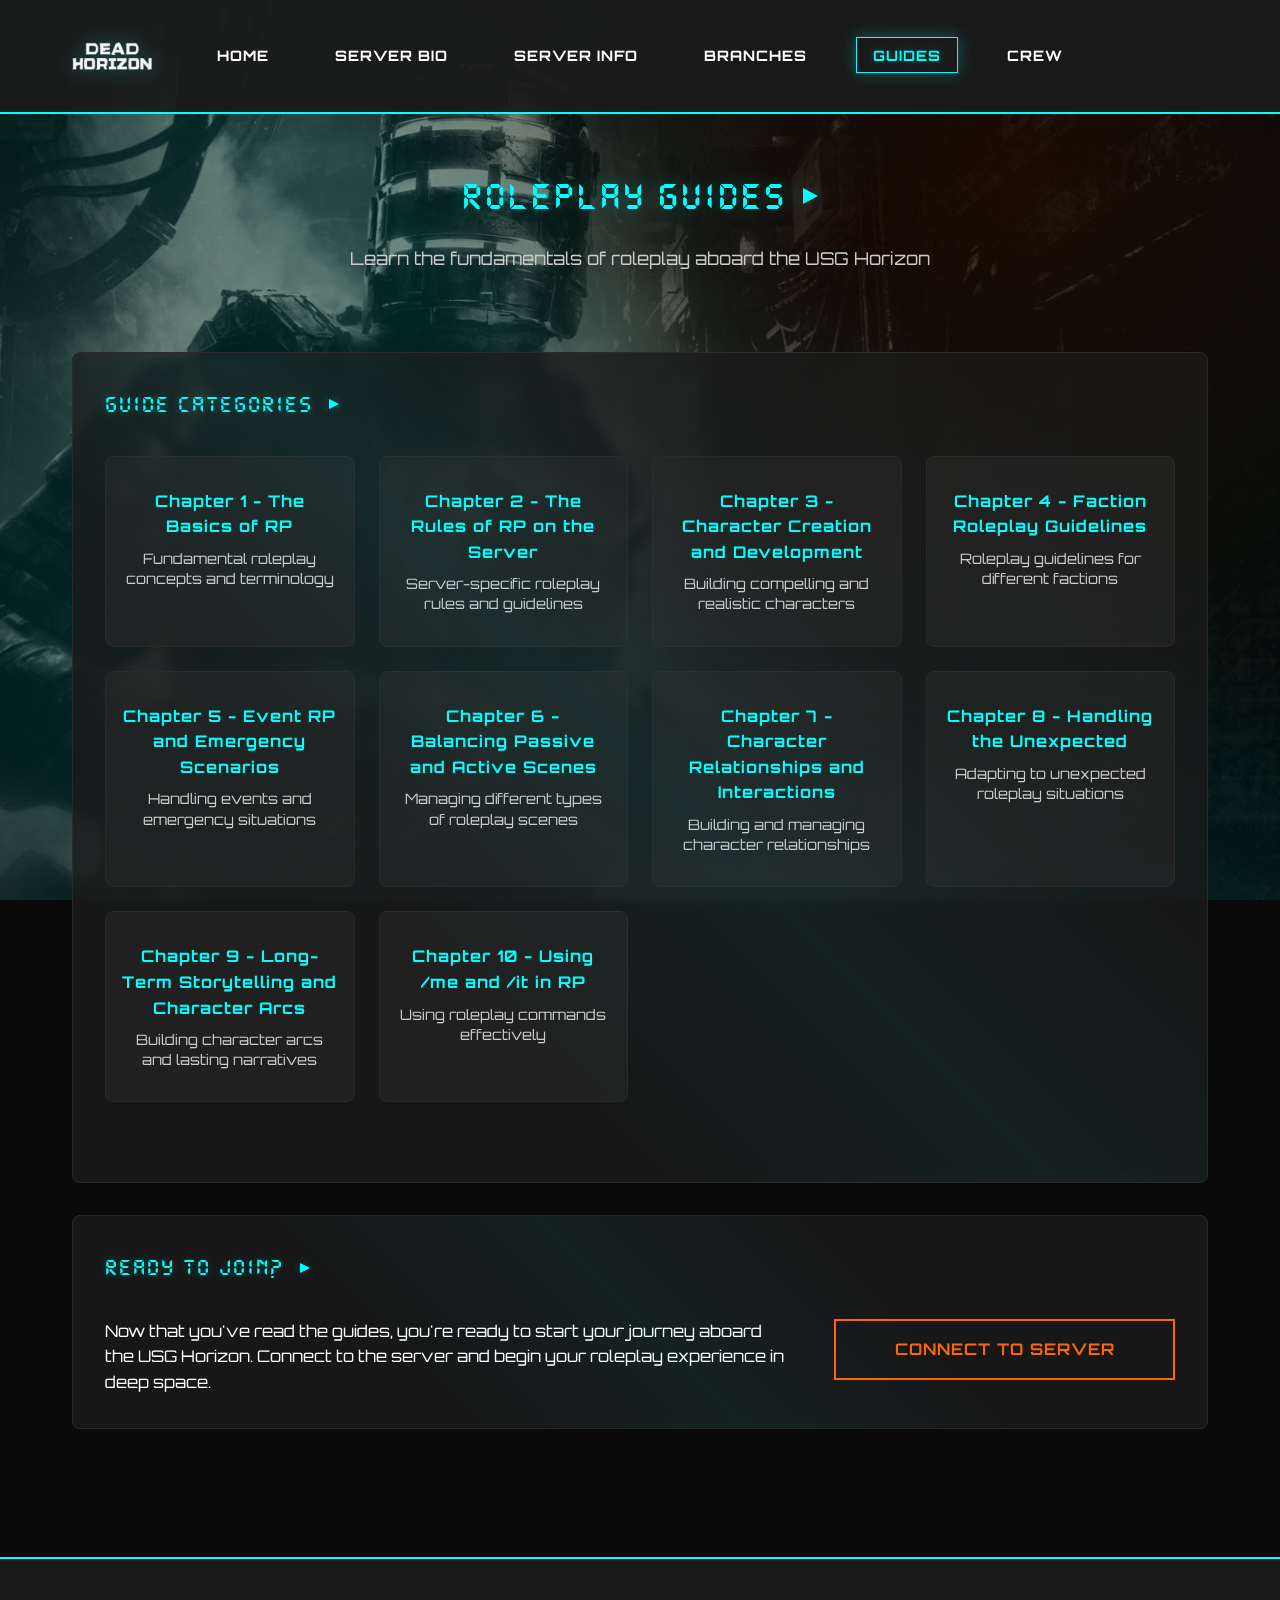
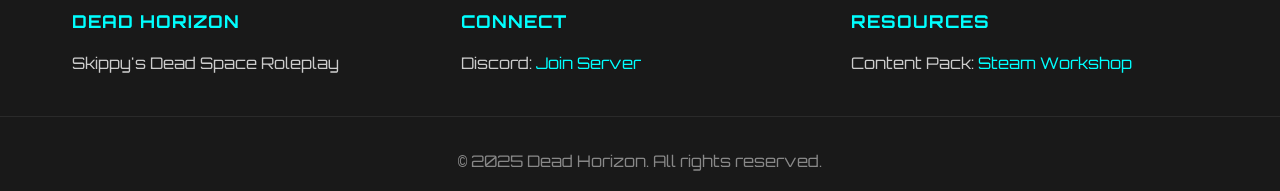
<file: guides.html>
<!DOCTYPE html>
<html lang="en">
<head>
    <meta charset="UTF-8">
    <meta name="viewport" content="width=device-width, initial-scale=1.0">
    <title>Dead Horizon</title>
    <link rel="stylesheet" href="css/styles.css">
    <link rel="preconnect" href="https://fonts.googleapis.com">
    <link rel="preconnect" href="https://fonts.gstatic.com" crossorigin>
    <link href="https://fonts.googleapis.com/css2?family=Orbitron:wght@400;700;900&display=swap" rel="stylesheet">
</head>
<body>
    <div class="background-overlay"></div>
    
    <!-- Navigation Header -->
    <header class="main-header">
        <nav class="nav-container">
            <div class="nav-logo">
                <img src="resources/materials/oakman/deadspace/holograms/ui/titlescreen/title_screen.png" alt="Dead Horizon Logo" class="logo-img">
            </div>
            <ul class="nav-menu">
                <li><a href="index.html" class="nav-link">HOME</a></li>
                <li><a href="server-bio.html" class="nav-link">SERVER BIO</a></li>
                <li><a href="server-info.html" class="nav-link">SERVER INFO</a></li>
                <li><a href="branches.html" class="nav-link">BRANCHES</a></li>
                <li><a href="guides.html" class="nav-link active">GUIDES</a></li>
                <li><a href="crew.html" class="nav-link">CREW</a></li>
            </ul>
        </nav>
    </header>

    <!-- Main Content -->
    <main class="main-content">
        <!-- Page Header -->
        <section class="page-header">
            <div class="page-title">
                <h1>ROLEPLAY GUIDES</h1>
                <div class="page-triangle"></div>
            </div>
            <p class="page-subtitle">Learn the fundamentals of roleplay aboard the USG Horizon</p>
        </section>

        <!-- Guide Categories -->
        <section class="guide-categories">
            <div class="panel-container">
                <div class="panel-header">
                    <h3>GUIDE CATEGORIES</h3>
                    <div class="panel-triangle"></div>
                </div>
                <div class="categories-grid">
                    <div class="category-item" onclick="showGuide('chapter1', this)">
                        <h4>Chapter 1 - The Basics of RP</h4>
                        <p>Fundamental roleplay concepts and terminology</p>
                    </div>
                    <div class="category-item" onclick="showGuide('chapter2', this)">
                        <h4>Chapter 2 - The Rules of RP on the Server</h4>
                        <p>Server-specific roleplay rules and guidelines</p>
                    </div>
                    <div class="category-item" onclick="showGuide('chapter3', this)">
                        <h4>Chapter 3 - Character Creation and Development</h4>
                        <p>Building compelling and realistic characters</p>
                    </div>
                    <div class="category-item" onclick="showGuide('chapter4', this)">
                        <h4>Chapter 4 - Faction Roleplay Guidelines</h4>
                        <p>Roleplay guidelines for different factions</p>
                    </div>
                    <div class="category-item" onclick="showGuide('chapter5', this)">
                        <h4>Chapter 5 - Event RP and Emergency Scenarios</h4>
                        <p>Handling events and emergency situations</p>
                    </div>
                    <div class="category-item" onclick="showGuide('chapter6', this)">
                        <h4>Chapter 6 - Balancing Passive and Active Scenes</h4>
                        <p>Managing different types of roleplay scenes</p>
                    </div>
                    <div class="category-item" onclick="showGuide('chapter7', this)">
                        <h4>Chapter 7 - Character Relationships and Interactions</h4>
                        <p>Building and managing character relationships</p>
                    </div>
                    <div class="category-item" onclick="showGuide('chapter8', this)">
                        <h4>Chapter 8 - Handling the Unexpected</h4>
                        <p>Adapting to unexpected roleplay situations</p>
                    </div>
                    <div class="category-item" onclick="showGuide('chapter9', this)">
                        <h4>Chapter 9 - Long-Term Storytelling and Character Arcs</h4>
                        <p>Building character arcs and lasting narratives</p>
                    </div>
                    <div class="category-item" onclick="showGuide('chapter10', this)">
                        <h4>Chapter 10 - Using /me and /it in RP</h4>
                        <p>Using roleplay commands effectively</p>
                    </div>
                </div>
            </div>
        </section>

        <!-- Guide Content -->
        <section class="guide-content">
            <!-- Chapter 1 - The Basics of RP -->
            <div id="chapter1-guide" class="guide-section" style="display: none;">
                <div class="panel-container">
                    <div class="panel-header">
                        <h3>CHAPTER 1 - THE BASICS OF RP</h3>
                        <div class="panel-triangle"></div>
                    </div>
                    <div class="guide-articles">
                        <article class="guide-article">
                            <h4>Chapter 1 – The Basics of RP</h4>
                            <div class="article-content">
                                <h5>1.1 What is Roleplay (RP)?</h5>
                                <p>Roleplay is the art of embodying a fictional character in a narrative or interactive setting, while respecting rules established by a server or community. In a universe like Dead Space RP, this means living through the eyes of a crew member of the USG Horizon, while respecting the lore and the specific social interactions of that environment.</p>
                                
                                <p>Some examples of why we do RP:</p>
                                <ul>
                                    <li><strong>Immersion:</strong> To dive into a universe and live a unique story.</li>
                                    <li><strong>Collaborative storytelling:</strong> You co-create narratives with other players.</li>
                                    <li><strong>Personal development:</strong> Playing a role helps improve your creativity and social skills.</li>
                                </ul>
                                
                                <h5>1.2 Difference between Narrative RP, Passive RP, and Active RP</h5>
                                <p><strong>Narrative RP:</strong><br>
                                Telling a story through rich actions and dialogues, often long and detailed. Ideal for background scenes like philosophical discussions or flashbacks.</p>
                                
                                <p><strong>Passive RP:</strong><br>
                                Portraying simple, realistic moments of life.<br>
                                Example: An engineer performing maintenance on equipment, or a miner eating a meal.<br>
                                This type of RP is encouraged because it strengthens immersion and allows you to better understand other players' characters.</p>
                                
                                <p><strong>Active RP:</strong><br>
                                Fast-paced, intense actions, such as altercations or crises. While spectacular, it should not dominate, to maintain balance with Passive RP.</p>
                                
                                <p><strong>Example of Passive/Active balance:</strong></p>
                                <ul>
                                    <li><strong>Passive:</strong> You repair a console while chatting with a colleague about rising tensions between the CEC and the Unitologists.</li>
                                    <li><strong>Active:</strong> An alarm triggers a short circuit; you must react quickly to save the situation while interacting with other players.</li>
                                </ul>
                                
                                <h5>1.3 Basic Terminology</h5>
                                <p>Terms related to RP behaviour</p>
                                
                                <p><strong>Prop kill</strong><br>
                                <strong>Definition:</strong> Unrealistic or abusive use of props/objects in-game.<br>
                                <strong>Avoid:</strong> Carrying a massive steel beam alone with no equipment or RP explanation.<br>
                                <strong>Correct:</strong> Call a team to help or use appropriate tools.</p>
                                
                                <p><strong>Metagaming</strong><br>
                                <strong>Definition:</strong> Using out-of-character (OOC) information in an in-character (IC) scene.<br>
                                <strong>Avoid:</strong> Learning via Discord that a Unitologist is plotting in a room and instantly sending security there.<br>
                                <strong>Correct:</strong> Wait for your character to receive this info through an RP scene.</p>
                                
                                <p><strong>Powergaming</strong><br>
                                <strong>Definition:</strong> Forcing an action or outcome without letting the other player respond.<br>
                                <strong>Avoid:</strong> "I punch you and knock you out instantly."<br>
                                <strong>Correct:</strong> "I try to punch you in the jaw to disorient you."</p>
                                
                                <p><strong>Fairplay</strong><br>
                                <strong>Definition:</strong> Playing fairly, even if it doesn't benefit your character.<br>
                                <strong>Example:</strong> Accepting that your character is injured or in trouble if the scene justifies it.</p>
                                
                                <p><strong>Consistency</strong><br>
                                <strong>Definition:</strong> Your actions must be realistic for the game universe and respect the lore.<br>
                                <strong>Example:</strong> A maintenance engineer doesn't have the skills to defuse a complex bomb without a logical explanation.</p>
                                
                                <p><strong>Character Kill (CK)</strong><br>
                                <strong>Definition:</strong> Permanent death of a character after a significant RP scene.<br>
                                <strong>Rule:</strong> Always discuss CK with admins and involved players beforehand.</p>
                                
                                <p><strong>Random Death Match (RDM)</strong><br>
                                <strong>Definition:</strong> Killing a character without valid RP reason.<br>
                                <strong>Avoid:</strong> Shooting a colleague after a minor RP disagreement.</p>
                                
                                <p><strong>Player Kill (PK)</strong><br>
                                <strong>Definition:</strong> Temporary or non-permanent death of a character. PK may be lifted if context allows.</p>
                            </div>
                        </article>
                    </div>
                </div>
            </div>

            <!-- Chapter 2 - The Rules of RP on the Server -->
            <div id="chapter2-guide" class="guide-section" style="display: none;">
                <div class="panel-container">
                    <div class="panel-header">
                        <h3>CHAPTER 2 - THE RULES OF RP ON THE SERVER</h3>
                        <div class="panel-triangle"></div>
                    </div>
                    <div class="guide-articles">
                        <article class="guide-article">
                            <h4>Chapter 2 – The Rules of RP on the Server</h4>
                            <div class="article-content">
                                <h5>2.1 Respect for the Universe and Lore</h5>
                                <p>All RP must remain consistent with the Dead Space universe.</p>
                                <ul>
                                    <li>The timeline, factions (CEC, Unitology, EarthGov, etc.), and technologies must be respected.</li>
                                    <li>Introducing elements from other universes (Star Wars, Halo, Marvel, etc.) is prohibited.</li>
                                </ul>
                                
                                <h5>2.2 Respect for Players and Characters</h5>
                                <ul>
                                    <li>Treat other players with respect, whether IC (in-character) or OOC (out-of-character).</li>
                                    <li>Avoid toxic behaviour OOC — conflicts between characters must remain in the RP context.</li>
                                    <li>Never mix IC and OOC to target someone personally.</li>
                                </ul>
                                
                                <h5>2.3 Communication and Language</h5>
                                <ul>
                                    <li><strong>IC:</strong> Use the vocabulary appropriate for your character's background (a miner won't use the same jargon as a CEC engineer).</li>
                                    <li><strong>OOC:</strong> Keep communications clear and avoid spamming in voice or text chat.</li>
                                    <li>English is the main language for RP on the server unless a scene justifies another language.</li>
                                </ul>
                                
                                <h5>2.4 RP Initiatives and Consent</h5>
                                <ul>
                                    <li>Before starting a major or sensitive RP scene (torture, CK, hostage-taking, etc.), obtain the consent of the involved players and admins.</li>
                                    <li>Respect "fade to black" if certain RP scenes are too explicit or uncomfortable.</li>
                                </ul>
                                
                                <h5>2.5 Weapons and Combat RP</h5>
                                <ul>
                                    <li>Always give the other player time to react to your actions.</li>
                                    <li>Use /me or /it to describe attacks and consequences when possible.</li>
                                    <li>Firearms should be used logically — running around shooting without reason breaks immersion.</li>
                                    <li>Ammunition and weapon availability must follow the server's scarcity rules.</li>
                                </ul>
                                
                                <h5>2.6 Injuries and Medical RP</h5>
                                <ul>
                                    <li>Injuries must be logical based on the situation.</li>
                                    <li>Healing should not be instantaneous unless justified (advanced med-gel, stasis-assisted surgery, etc.).</li>
                                    <li>Characters should carry visible scars or consequences from major injuries.</li>
                                </ul>
                                
                                <h5>2.7 Faction-Specific Rules</h5>
                                <ul>
                                    <li><strong>CEC Personnel:</strong> Must follow corporate hierarchy and prioritise resource extraction and safety protocols.</li>
                                    <li><strong>Security / EarthGov:</strong> Must respect chain of command and use force proportionally.</li>
                                    <li><strong>Unitologists:</strong> Must operate discreetly or manipulatively; overt aggression is rarely their first move.</li>
                                    <li><strong>Miners / Technicians:</strong> Focus on work-related tasks, but can get involved in larger events logically.</li>
                                </ul>
                                
                                <h5>2.8 Environment Interaction</h5>
                                <ul>
                                    <li>Avoid "magical" solutions — use the tools, skills, and methods your character would logically have.</li>
                                    <li>Damaging the ship or colony without admin approval is forbidden.</li>
                                    <li>Keep in mind that in the Dead Space universe, repairs and supplies are limited.</li>
                                </ul>
                            </div>
                        </article>
                    </div>
                </div>
            </div>

            <!-- Chapter 3 - Character Creation and Development -->
            <div id="chapter3-guide" class="guide-section" style="display: none;">
                <div class="panel-container">
                    <div class="panel-header">
                        <h3>CHAPTER 3 - CHARACTER CREATION AND DEVELOPMENT</h3>
                        <div class="panel-triangle"></div>
                    </div>
                    <div class="guide-articles">
                        <article class="guide-article">
                            <h4>Chapter 3 – Character Creation and Development</h4>
                            <div class="article-content">
                                <h5>3.1 Creating Your Character</h5>
                                <p>When creating a character, you must ensure they are believable within the Dead Space universe and fit into the server's lore.</p>
                                
                                <p><strong>Steps to create your character:</strong></p>
                                <ol>
                                    <li>Choose a role: Engineer, miner, security officer, medic, Unitologist, etc.</li>
                                    <li>Define their background: Where were they born? What led them to work for the CEC or join the Unitologists?</li>
                                    <li>Establish personality traits: Are they ambitious? Paranoid? Altruistic?</li>
                                    <li>Determine skills and weaknesses: Keep it balanced. A character who is good at everything quickly becomes uninteresting.</li>
                                    <li>Appearance and style: Keep it consistent with the universe — industrial clothing, EVA suits, work uniforms, etc.</li>
                                </ol>
                                
                                <h5>3.2 Avoiding Common Character Creation Mistakes</h5>
                                <ul>
                                    <li><strong>The "Lone Wolf" problem:</strong> If your character avoids interaction, you'll miss out on RP opportunities.</li>
                                    <li><strong>Overpowered backgrounds:</strong> "I'm a super soldier with advanced training in everything" is unrealistic for most roles.</li>
                                    <li><strong>Modern pop culture references:</strong> No "Marvel fanboys" or "anime obsessives" unless they are justified in-universe (and kept subtle).</li>
                                </ul>
                                
                                <h5>3.3 Character Development in RP</h5>
                                <p>Your character should evolve based on events that happen on the server.</p>
                                <ul>
                                    <li>If they witness a necromorph attack, they might develop paranoia or PTSD.</li>
                                    <li>If they're promoted, they might take on more responsibilities or become more authoritarian.</li>
                                    <li>Relationships matter — friendships, rivalries, and alliances shape personality over time.</li>
                                </ul>
                                
                                <h5>3.4 Backstory Integration</h5>
                                <p>Don't dump your entire backstory at once. Reveal details naturally in conversations and actions.</p>
                                <p><strong>Example:</strong> Instead of saying "I was in the colony disaster of Titan Station" immediately, let it come up in a moment of stress when your character is explaining why they hate confined spaces.</p>
                                
                                <h5>3.5 Playing Weaknesses Realistically</h5>
                                <p>Flaws make characters more interesting.</p>
                                <ul>
                                    <li>A nervous security officer might hesitate to fire.</li>
                                    <li>An engineer might be brilliant at fixing machinery but bad at social interaction.</li>
                                </ul>
                            </div>
                        </article>
                    </div>
                </div>
            </div>

            <!-- Chapter 4 - Faction Roleplay Guidelines -->
            <div id="chapter4-guide" class="guide-section" style="display: none;">
                <div class="panel-container">
                    <div class="panel-header">
                        <h3>CHAPTER 4 - FACTION ROLEPLAY GUIDELINES</h3>
                        <div class="panel-triangle"></div>
                    </div>
                    <div class="guide-articles">
                        <article class="guide-article">
                            <h4>Chapter 4 – Faction Roleplay Guidelines</h4>
                            <div class="article-content">
                                <h5>4.1 CEC (Concordance Extraction Corporation)</h5>
                                <p>The CEC is a massive mining and resource extraction corporation. On the server, CEC personnel form the backbone of daily operations.</p>
                                
                                <p><strong>RP Guidelines:</strong></p>
                                <ul>
                                    <li>Follow strict corporate protocols and safety procedures.</li>
                                    <li>Prioritize resource extraction and the functioning of the ship/station.</li>
                                    <li>Maintain professionalism, even under stress — corporate image is important.</li>
                                    <li>Report any suspicious activity to Security, but avoid acting like a security officer unless it's part of your job.</li>
                                </ul>
                                
                                <p><strong>RP Opportunities:</strong></p>
                                <ul>
                                    <li>Maintenance and repairs.</li>
                                    <li>Cargo and logistics management.</li>
                                    <li>Research and engineering projects.</li>
                                    <li>Corporate politics and internal disputes.</li>
                                </ul>
                                
                                <h5>4.2 Security / EarthGov Forces</h5>
                                <p>Security maintains order and enforces laws aboard the vessel or colony. EarthGov presence means strict authority and oversight.</p>
                                
                                <p><strong>RP Guidelines:</strong></p>
                                <ul>
                                    <li>Respect the chain of command — orders flow from superiors down.</li>
                                    <li>Use force only when justified and proportional.</li>
                                    <li>Conduct regular patrols and inspections.</li>
                                    <li>Interact with civilians calmly; intimidation without reason is discouraged.</li>
                                </ul>
                                
                                <p><strong>RP Opportunities:</strong></p>
                                <ul>
                                    <li>Criminal investigations.</li>
                                    <li>Guarding important assets or personnel.</li>
                                    <li>Negotiations with factions like the Unitologists.</li>
                                    <li>Crisis response during necromorph events.</li>
                                </ul>
                                
                                <h5>4.3 Unitologists</h5>
                                <p>Unitology is a religious movement centered on the belief that the Markers are divine artifacts. On the server, Unitologists often operate secretly or under the guise of normal crew members.</p>
                                
                                <p><strong>RP Guidelines:</strong></p>
                                <ul>
                                    <li>Avoid public, aggressive recruitment — operate subtly.</li>
                                    <li>Gather information and influence others through conversation and persuasion.</li>
                                    <li>Support your fellow Unitologists in secret meetings or coded communications.</li>
                                    <li>In crisis situations, interpret events as "signs" from the Marker.</li>
                                </ul>
                                
                                <p><strong>RP Opportunities:</strong></p>
                                <ul>
                                    <li>Covert planning and sabotage.</li>
                                    <li>Infiltrating CEC ranks or other factions.</li>
                                    <li>Religious debates with non-believers.</li>
                                    <li>Organizing secret gatherings.</li>
                                </ul>
                                
                                <h5>4.4 Miners and Technicians</h5>
                                <p>The labour force that keeps operations running. They are often overworked, underpaid, and exposed to dangerous conditions.</p>
                                
                                <p><strong>RP Guidelines:</strong></p>
                                <ul>
                                    <li>Stay focused on your tasks, but allow for downtime interactions with colleagues.</li>
                                    <li>Voice concerns about working conditions or safety hazards.</li>
                                    <li>Create bonds with other workers; unity matters in dangerous jobs.</li>
                                </ul>
                                
                                <p><strong>RP Opportunities:</strong></p>
                                <ul>
                                    <li>Team-based mining expeditions.</li>
                                    <li>Discovering anomalies during work.</li>
                                    <li>Workplace disputes or strikes.</li>
                                    <li>Repairing essential ship/station systems.</li>
                                </ul>
                            </div>
                        </article>
                    </div>
                </div>
            </div>

            <!-- Chapter 5 - Event RP and Emergency Scenarios -->
            <div id="chapter5-guide" class="guide-section" style="display: none;">
                <div class="panel-container">
                    <div class="panel-header">
                        <h3>CHAPTER 5 - EVENT RP AND EMERGENCY SCENARIOS</h3>
                        <div class="panel-triangle"></div>
                    </div>
                    <div class="guide-articles">
                        <article class="guide-article">
                            <h4>Chapter 5 – Event RP and Emergency Scenarios</h4>
                            <div class="article-content">
                                <h5>5.1 What is an Event in RP?</h5>
                                <p>An event is a scripted or improvised situation designed to break the routine and create unique interactions. On a Dead Space server, events can range from small technical problems to full-scale necromorph outbreaks.</p>
                                
                                <p><strong>Event Types:</strong></p>
                                <ul>
                                    <li><strong>Minor events:</strong> Power failures, missing equipment, disputes between factions.</li>
                                    <li><strong>Medium events:</strong> Cargo bay accident, reactor instability, medical emergency.</li>
                                    <li><strong>Major events:</strong> Necromorph infestation, major sabotage, full evacuation.</li>
                                </ul>
                                
                                <h5>5.2 Player Responsibilities During Events</h5>
                                <ul>
                                    <li>Follow the tone and pacing of the scene.</li>
                                    <li>Avoid "breaking" the event with unrealistic actions.</li>
                                    <li>Let the event develop naturally — not every situation needs an instant solution.</li>
                                </ul>
                                
                                <h5>5.3 Necromorph Outbreak Protocols</h5>
                                <p>When necromorphs appear, panic is normal — but there are RP rules to keep scenes fun and believable.</p>
                                
                                <p><strong>General Guidelines:</strong></p>
                                <ul>
                                    <li>Necromorphs are extremely dangerous. Even trained security should be cautious.</li>
                                    <li>Civilian characters should prioritize hiding or fleeing, not fighting head-on.</li>
                                    <li>If your character is infected or fatally wounded, coordinate with staff to play out the scene logically (CK, PK, or medical intervention).</li>
                                    <li>Use the ship's or station's design for creative scenes — blocked corridors, ventilation shafts, locked blast doors.</li>
                                </ul>
                                
                                <p><strong>Example RP Flow:</strong></p>
                                <ol>
                                    <li>Alarms sound; the ship enters emergency lockdown.</li>
                                    <li>Security attempts to cordon off infected areas.</li>
                                    <li>Engineers reroute power to critical systems.</li>
                                    <li>Civilians evacuate to safe zones.</li>
                                    <li>The outbreak either gets contained or forces evacuation.</li>
                                </ol>
                                
                                <h5>5.4 Sabotage and Covert Operations</h5>
                                <p>These are player-driven events where stealth and planning are essential.</p>
                                
                                <p><strong>Key RP Points:</strong></p>
                                <ul>
                                    <li>Don't sabotage without an IC reason.</li>
                                    <li>Give other players a chance to notice or respond.</li>
                                    <li>Avoid instant "big destruction" — build tension over time.</li>
                                </ul>
                                
                                <h5>5.5 Medical and Rescue Events</h5>
                                <p>Medical RP is an opportunity for detailed, immersive storytelling.</p>
                                <ul>
                                    <li>Use believable injury descriptions and treatments.</li>
                                    <li>Include time for diagnosis, surgery, or recovery.</li>
                                    <li>Rescue operations should involve teamwork and coordination.</li>
                                </ul>
                                
                                <h5>5.6 Admin-Run vs Player-Run Events</h5>
                                <ul>
                                    <li><strong>Admin-run:</strong> Often large-scale, impacting the whole server.</li>
                                    <li><strong>Player-run:</strong> Smaller, more personal stories between a few characters.</li>
                                    <li>Both are valuable and can be combined for depth.</li>
                                </ul>
                            </div>
                        </article>
                    </div>
                </div>
            </div>

            <!-- Chapter 6 - Balancing Passive and Active Scenes -->
            <div id="chapter6-guide" class="guide-section" style="display: none;">
                <div class="panel-container">
                    <div class="panel-header">
                        <h3>CHAPTER 6 - BALANCING PASSIVE AND ACTIVE SCENES</h3>
                        <div class="panel-triangle"></div>
                    </div>
                    <div class="guide-articles">
                        <article class="guide-article">
                            <h4>Chapter 6 - Balancing Passive and Active Scenes</h4>
                            <div class="article-content">
                                <h5>6.1 Passive vs Active</h5>
                                <ul>
                                    <li><strong>Passive:</strong> Calm moments (dialogue, exploration, daily tasks). Builds immersion and reveals character depth.</li>
                                    <li><strong>Active:</strong> High tension (combat, alarms, sabotage). Advances story and forces quick decisions.</li>
                                </ul>
                                
                                <h5>6.2 Why Passive Matters</h5>
                                <ul>
                                    <li>Deepens character psychology and reveals backstory.</li>
                                    <li>Builds authentic crew life (maintenance, meals, casual talks).</li>
                                    <li>Strengthens relationships, alliances, or rivalries that affect later actions.</li>
                                </ul>
                                
                                <h5>6.3 Why Active Matters</h5>
                                <ul>
                                    <li>Pushes the story forward through danger or crisis.</li>
                                    <li>Strengthens teamwork under stress (repairs, security, evacuation).</li>
                                    <li>Creates suspense and motivation with high stakes.</li>
                                </ul>
                                
                                <h5>6.4 Balancing the Two</h5>
                                <ul>
                                    <li>Alternate naturally: quiet moments after chaos, tension built from calm.</li>
                                    <li>Plant seeds in passive scenes (e.g., data anomaly) that bloom into active events (system failure).</li>
                                    <li>Keep transitions smooth to maintain immersion.</li>
                                </ul>
                                
                                <h5>6.5 Example Flow</h5>
                                <ul>
                                    <li><strong>Passive:</strong> Crew meeting in archives about Aegis VII findings.</li>
                                    <li><strong>Transition:</strong> A character notices anomalies in planetary data.</li>
                                    <li><strong>Active:</strong> Emergency alarm sounds, attack begins, crew must act quickly.</li>
                                </ul>
                            </div>
                        </article>
                    </div>
                </div>
            </div>

            <!-- Chapter 7 - Character Relationships and Interactions -->
            <div id="chapter7-guide" class="guide-section" style="display: none;">
                <div class="panel-container">
                    <div class="panel-header">
                        <h3>CHAPTER 7 - CHARACTER RELATIONSHIPS AND INTERACTIONS</h3>
                        <div class="panel-triangle"></div>
                    </div>
                    <div class="guide-articles">
                        <article class="guide-article">
                            <h4>Chapter 7 – Character Relationships and Interactions</h4>
                            <div class="article-content">
                                <h5>7.1 Importance of Relationships</h5>
                                <p>Characters don't exist in isolation. Their connections with others shape their development, influence decisions, and generate drama. Building relationships also makes RP more immersive and long-lasting.</p>
                                
                                <p><strong>Examples:</strong></p>
                                <ul>
                                    <li>A miner constantly arguing with security about safety rules.</li>
                                    <li>A Unitologist trying to recruit or subtly manipulate a colleague.</li>
                                    <li>A medic growing attached to patients after repeated rescues.</li>
                                </ul>
                                
                                <h5>7.2 Types of Relationships</h5>
                                <ul>
                                    <li><strong>Friendships:</strong> Provide trust, support, and shared goals. They give reasons to act selflessly.</li>
                                    <li><strong>Rivalries:</strong> Fuel conflict and tension. Rivalries should stay IC and never bleed into OOC.</li>
                                    <li><strong>Professional ties:</strong> Work hierarchies (CEC chain of command, Security ranks) add realism.</li>
                                    <li><strong>Romantic ties:</strong> Allowed if handled maturely and with consent. Avoid making romance the only focus.</li>
                                </ul>
                                
                                <h5>7.3 Interaction Techniques</h5>
                                <ul>
                                    <li>Use dialogue to reveal character flaws, fears, or ambitions.</li>
                                    <li>Show consistency: a paranoid engineer will remain suspicious, even in casual conversations.</li>
                                    <li>Body language and behavior matter: short responses, hesitation, or nervous habits enrich RP.</li>
                                </ul>
                                
                                <h5>7.4 Conflict RP</h5>
                                <ul>
                                    <li>Conflict is essential for drama but should remain respectful.</li>
                                    <li>Always give the other player options to respond.</li>
                                    <li>Don't force outcomes — conflict should create RP, not shut it down.</li>
                                    <li>A disagreement can escalate into sabotage, betrayal, or grudging respect.</li>
                                </ul>
                                
                                <h5>7.5 Cooperation RP</h5>
                                <ul>
                                    <li>Collaboration also creates strong RP opportunities.</li>
                                    <li>Joint missions (mining ops, security patrols, medical rescues) bring characters together.</li>
                                    <li>Shared successes or failures can strengthen bonds or deepen tensions.</li>
                                    <li>Even rivals may cooperate when survival is at stake.</li>
                                </ul>
                            </div>
                        </article>
                    </div>
                </div>
            </div>

            <!-- Chapter 8 - Handling the Unexpected -->
            <div id="chapter8-guide" class="guide-section" style="display: none;">
                <div class="panel-container">
                    <div class="panel-header">
                        <h3>CHAPTER 8 - HANDLING THE UNEXPECTED</h3>
                        <div class="panel-triangle"></div>
                    </div>
                    <div class="guide-articles">
                        <article class="guide-article">
                            <h4>Chapter 8 – Handling the Unexpected</h4>
                            <div class="article-content">
                                <h5>8.1 The Nature of Improvised RP</h5>
                                <p>No matter how much you plan, RP often takes unexpected turns. A character might make a surprising decision, or an event may spiral out of control. Improvised RP keeps the world alive and unpredictable, but it requires adaptability and respect for others.</p>
                                
                                <h5>8.2 Player Reactions</h5>
                                <ul>
                                    <li>Stay in character even when surprised — don't break immersion with OOC frustration.</li>
                                    <li>Use unexpected moments to enrich your character rather than resist them.</li>
                                </ul>
                                <p><strong>Example:</strong> If your character is falsely accused, use it to develop paranoia, mistrust, or determination to clear their name.</p>
                                
                                <h5>8.3 Admin and Event Team Role</h5>
                                <ul>
                                    <li>Admins may introduce sudden twists (sabotage, system failures, or necromorph outbreaks).</li>
                                    <li>Accept these as opportunities, not obstacles.</li>
                                    <li>If something feels unfair, resolve it OOC after the scene rather than interrupt RP.</li>
                                </ul>
                                
                                <h5>8.4 Turning Surprises into Storytelling</h5>
                                <p>Unexpected events create memorable stories.</p>
                                <ul>
                                    <li>A minor error in maintenance could trigger a chain reaction leading to a full emergency.</li>
                                    <li>A Unitologist recruit might reveal their allegiance in a crisis, shocking the crew.</li>
                                    <li>A random encounter in a corridor can evolve into a long-lasting rivalry or alliance.</li>
                                </ul>
                                
                                <h5>8.5 Tips for Adaptability</h5>
                                <ul>
                                    <li>Listen actively: build off what others bring to the scene.</li>
                                    <li>Avoid blocking RP: don't shut down another player's idea outright — find ways to incorporate it.</li>
                                    <li>Be flexible with your character's arc: allow them to grow from failure as much as from success.</li>
                                </ul>
                            </div>
                        </article>
                    </div>
                </div>
            </div>

            <!-- Chapter 9 - Long-Term Storytelling and Character Arcs -->
            <div id="chapter9-guide" class="guide-section" style="display: none;">
                <div class="panel-container">
                    <div class="panel-header">
                        <h3>CHAPTER 9 - LONG-TERM STORYTELLING AND CHARACTER ARCS</h3>
                        <div class="panel-triangle"></div>
                    </div>
                    <div class="guide-articles">
                        <article class="guide-article">
                            <h4>Chapter 9 – Long-Term Storytelling and Character Arcs</h4>
                            <div class="article-content">
                                <h5>9.1 Building a Long-Term Arc</h5>
                                <p>Your character should evolve across weeks of RP, shaped by successes, failures, and relationships. A long-term arc makes RP feel alive and gives weight to daily interactions.</p>
                                
                                <p><strong>Examples of arcs:</strong></p>
                                <ul>
                                    <li>An overconfident security officer slowly becomes more cautious after repeated near-death experiences.</li>
                                    <li>A miner who distrusts Unitologists eventually joins them after months of persuasion.</li>
                                    <li>A medic who starts as an optimist grows jaded by repeated trauma cases.</li>
                                </ul>
                                
                                <h5>9.2 Consistency Over Time</h5>
                                <p>Stay consistent with past events. Characters should remember injuries, conflicts, and promises. If they forget everything each session, immersion is broken.</p>
                                <p><strong>Tip:</strong> Keep a small log of key events that shaped your character (injuries, betrayals, promotions, etc.).</p>
                                
                                <h5>9.3 The Role of Conflict and Drama</h5>
                                <p>Long-term arcs thrive on conflict. Rivalries, faction tension, or internal doubts give you material for weeks of RP.</p>
                                <ul>
                                    <li>Don't aim for constant victory; defeats and setbacks create depth.</li>
                                </ul>
                                <p><strong>Example:</strong> A character betrayed by a colleague might act more paranoid, affecting every interaction.</p>
                                
                                <h5>9.4 Relationships in Long-Term Arcs</h5>
                                <p>Evolving relationships are central to storytelling. Friendships can turn into rivalries, romances into tragedies, or colleagues into bitter enemies. These shifts should feel gradual and natural, not forced.</p>
                                
                                <h5>9.5 Closure and Endings</h5>
                                <p>Not every arc needs a happy ending.</p>
                                <ul>
                                    <li>A character may die (CK) at the peak of their story, leaving a strong memory.</li>
                                    <li>Others may retire, transfer, or leave the colony/ship logically.</li>
                                    <li>Endings provide space for new characters and fresh stories.</li>
                                </ul>
                            </div>
                        </article>
                    </div>
                </div>
            </div>

            <!-- Chapter 10 - Using /me and /it in RP -->
            <div id="chapter10-guide" class="guide-section" style="display: none;">
                <div class="panel-container">
                    <div class="panel-header">
                        <h3>CHAPTER 10 - USING /ME AND /IT IN RP</h3>
                        <div class="panel-triangle"></div>
                    </div>
                    <div class="guide-articles">
                        <article class="guide-article">
                            <h4>Chapter 10 – Using /me and /it in RP</h4>
                            <div class="article-content">
                                <h5>10.1 Purpose of /me</h5>
                                <p>The /me command describes your character's actions, expressions, or tone beyond dialogue. It enriches immersion by showing what can't be conveyed through words alone.</p>
                                
                                <p><strong>Examples:</strong></p>
                                <ul>
                                    <li>/me wipes the sweat from his forehead while checking the reactor console.</li>
                                    <li>/me lowers her voice, glancing nervously at the corridor behind her.</li>
                                </ul>
                                
                                <h5>10.2 Purpose of /it</h5>
                                <p>The /it command is used to describe environmental details or effects visible to everyone. It helps create atmosphere and sets the scene.</p>
                                
                                <p><strong>Examples:</strong></p>
                                <ul>
                                    <li>/it The lights flicker as the sound of grinding metal echoes through the corridor.</li>
                                    <li>/it A faint smell of burnt flesh lingers in the medbay.</li>
                                </ul>
                                
                                <h5>10.3 Best Practices</h5>
                                <ul>
                                    <li>Keep descriptions clear and concise — avoid writing entire paragraphs in a single emote.</li>
                                    <li>Don't control another player's character in your /me or /it. (Bad example: /me punches John and breaks his nose instantly.) Instead, allow interaction: /me swings a fist toward John's face.</li>
                                    <li>Use them to enhance immersion, not to "win" a situation.</li>
                                </ul>
                                
                                <h5>10.4 Why They Matter in Dead Space RP</h5>
                                <p>The Dead Space atmosphere thrives on details: fear, tension, and paranoia. Using /me and /it effectively lets players experience the claustrophobic, decaying environment as if they were truly there.</p>
                                
                                <p><strong>Example Flow:</strong></p>
                                <ul>
                                    <li>/me tightens his grip on the plasma cutter, breathing heavily.</li>
                                    <li>/it The hallway beyond is silent, except for the faint scratching of something in the vents.</li>
                                    <li>Dialogue and action flow naturally from there.</li>
                                </ul>
                            </div>
                        </article>
                    </div>
                </div>
            </div>
        </section>

        <!-- Connect to Server -->
        <section class="connect-section">
            <div class="panel-container">
                <div class="panel-header">
                    <h3>READY TO JOIN?</h3>
                    <div class="panel-triangle"></div>
                </div>
                <div class="connect-content">
                    <div class="connect-description">
                        <p>Now that you've read the guides, you're ready to start your journey aboard the USG Horizon. Connect to the server and begin your roleplay experience in deep space.</p>
                    </div>
                    <div class="connect-actions">
                        <a href="server-info.html" class="btn btn-secondary">CONNECT TO SERVER</a>
                    </div>
                </div>
            </div>
        </section>
    </main>

    <!-- Footer -->
    <footer class="main-footer">
        <div class="footer-content">
            <div class="footer-section">
                <h4>DEAD HORIZON</h4>
                <p>Skippy's Dead Space Roleplay</p>
            </div>
            <div class="footer-section">
                <h4>CONNECT</h4>
                <p>Discord: <a href="https://discord.com/invite/SET6dh9YZz" target="_blank">Join Server</a></p>
            </div>
            <div class="footer-section">
                <h4>RESOURCES</h4>
                <p>Content Pack: <a href="https://steamcommunity.com/sharedfiles/filedetails/?id=3545499314" target="_blank">Steam Workshop</a></p>
            </div>
        </div>
        <div class="footer-bottom">
            <p>&copy; 2025 Dead Horizon. All rights reserved.</p>
        </div>
    </footer>

    <script src="js/main.js"></script>
    <script>
        function showGuide(guideType, element) {
            // Validate input parameters
            if (!guideType || typeof guideType !== 'string') {
                console.error('Invalid guideType parameter');
                return;
            }
            
            // Hide all guide sections
            const allGuides = document.querySelectorAll('.guide-section');
            allGuides.forEach(guide => {
                guide.style.display = 'none';
            });
            
            // Show selected guide
            const selectedGuide = document.getElementById(guideType + '-guide');
            if (selectedGuide) {
                selectedGuide.style.display = 'block';
                selectedGuide.scrollIntoView({ behavior: 'smooth' });
            } else {
                console.error('Guide section not found: ' + guideType + '-guide');
            }
            
            // Update category selection
            const categories = document.querySelectorAll('.category-item');
            categories.forEach(category => {
                category.classList.remove('active');
            });
            if (element && element.classList) {
                element.classList.add('active');
            }
        }
    </script>
</body>
</html>
</file>
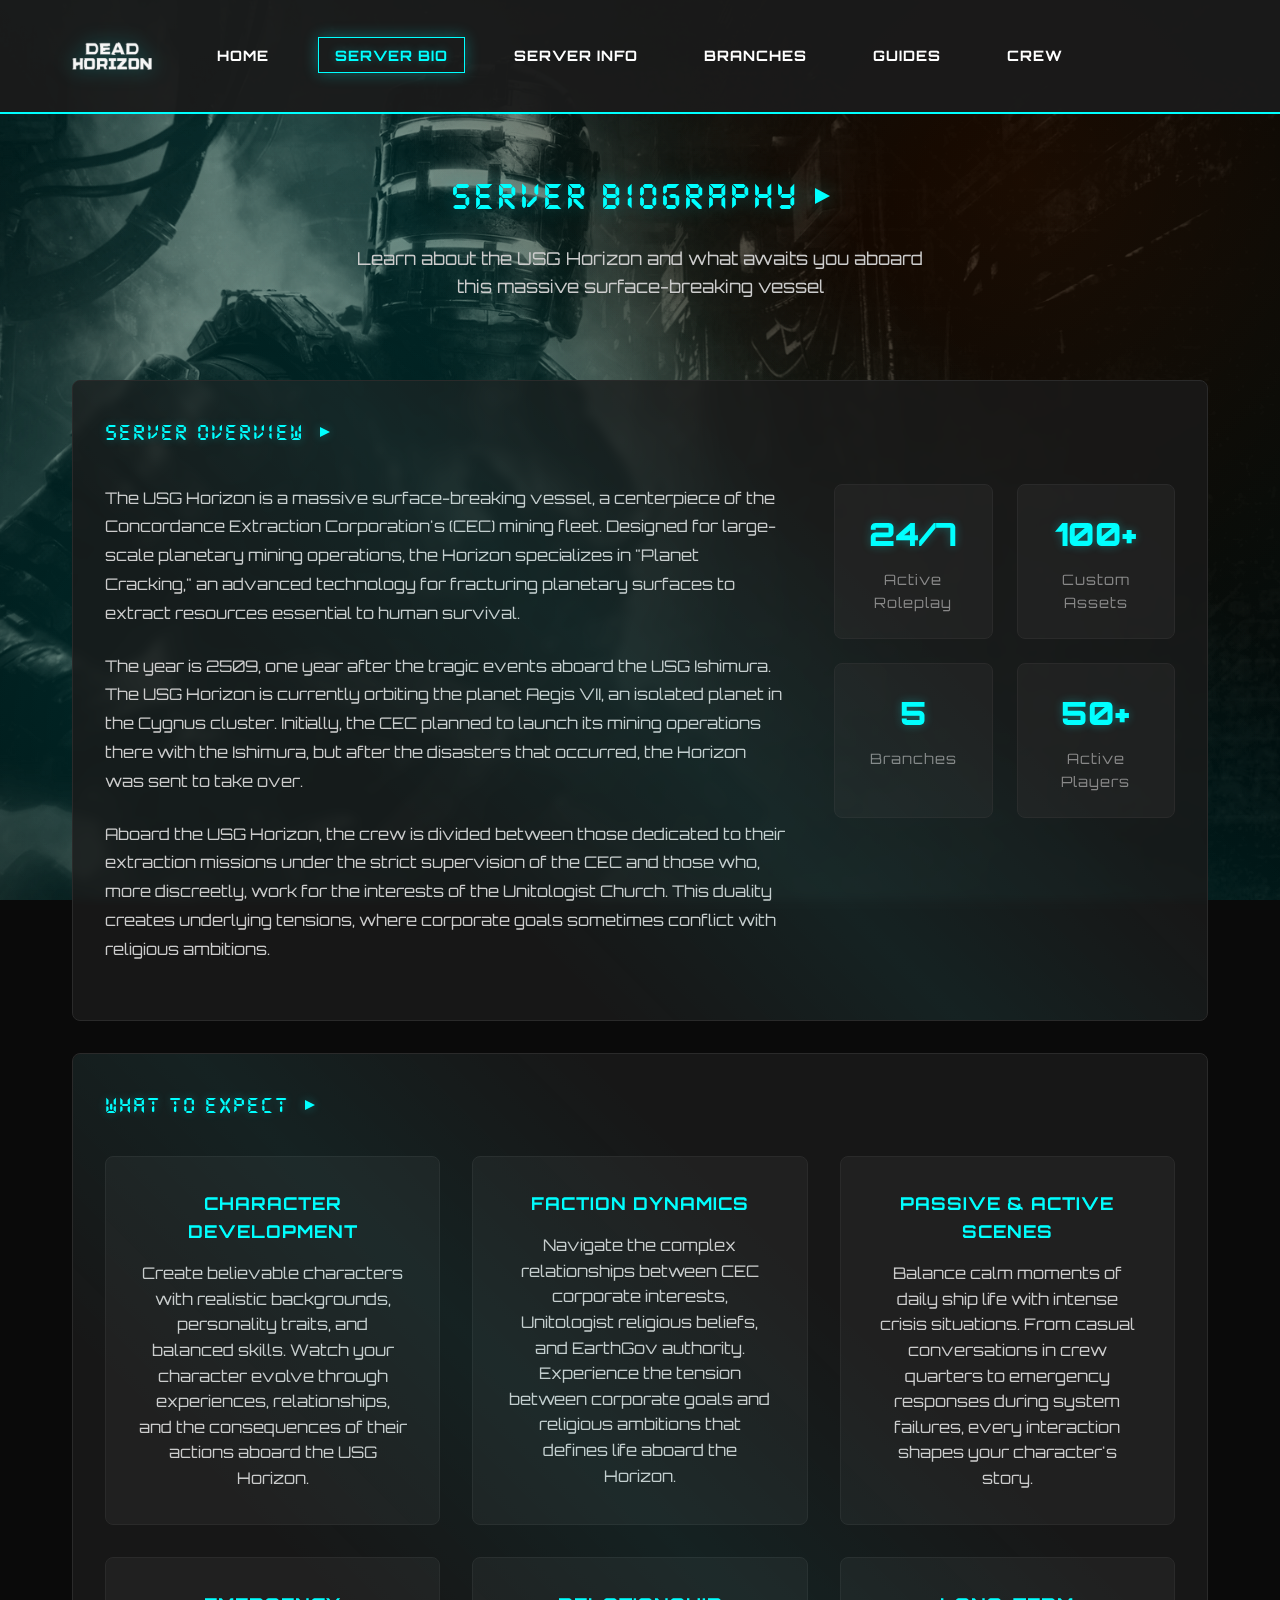
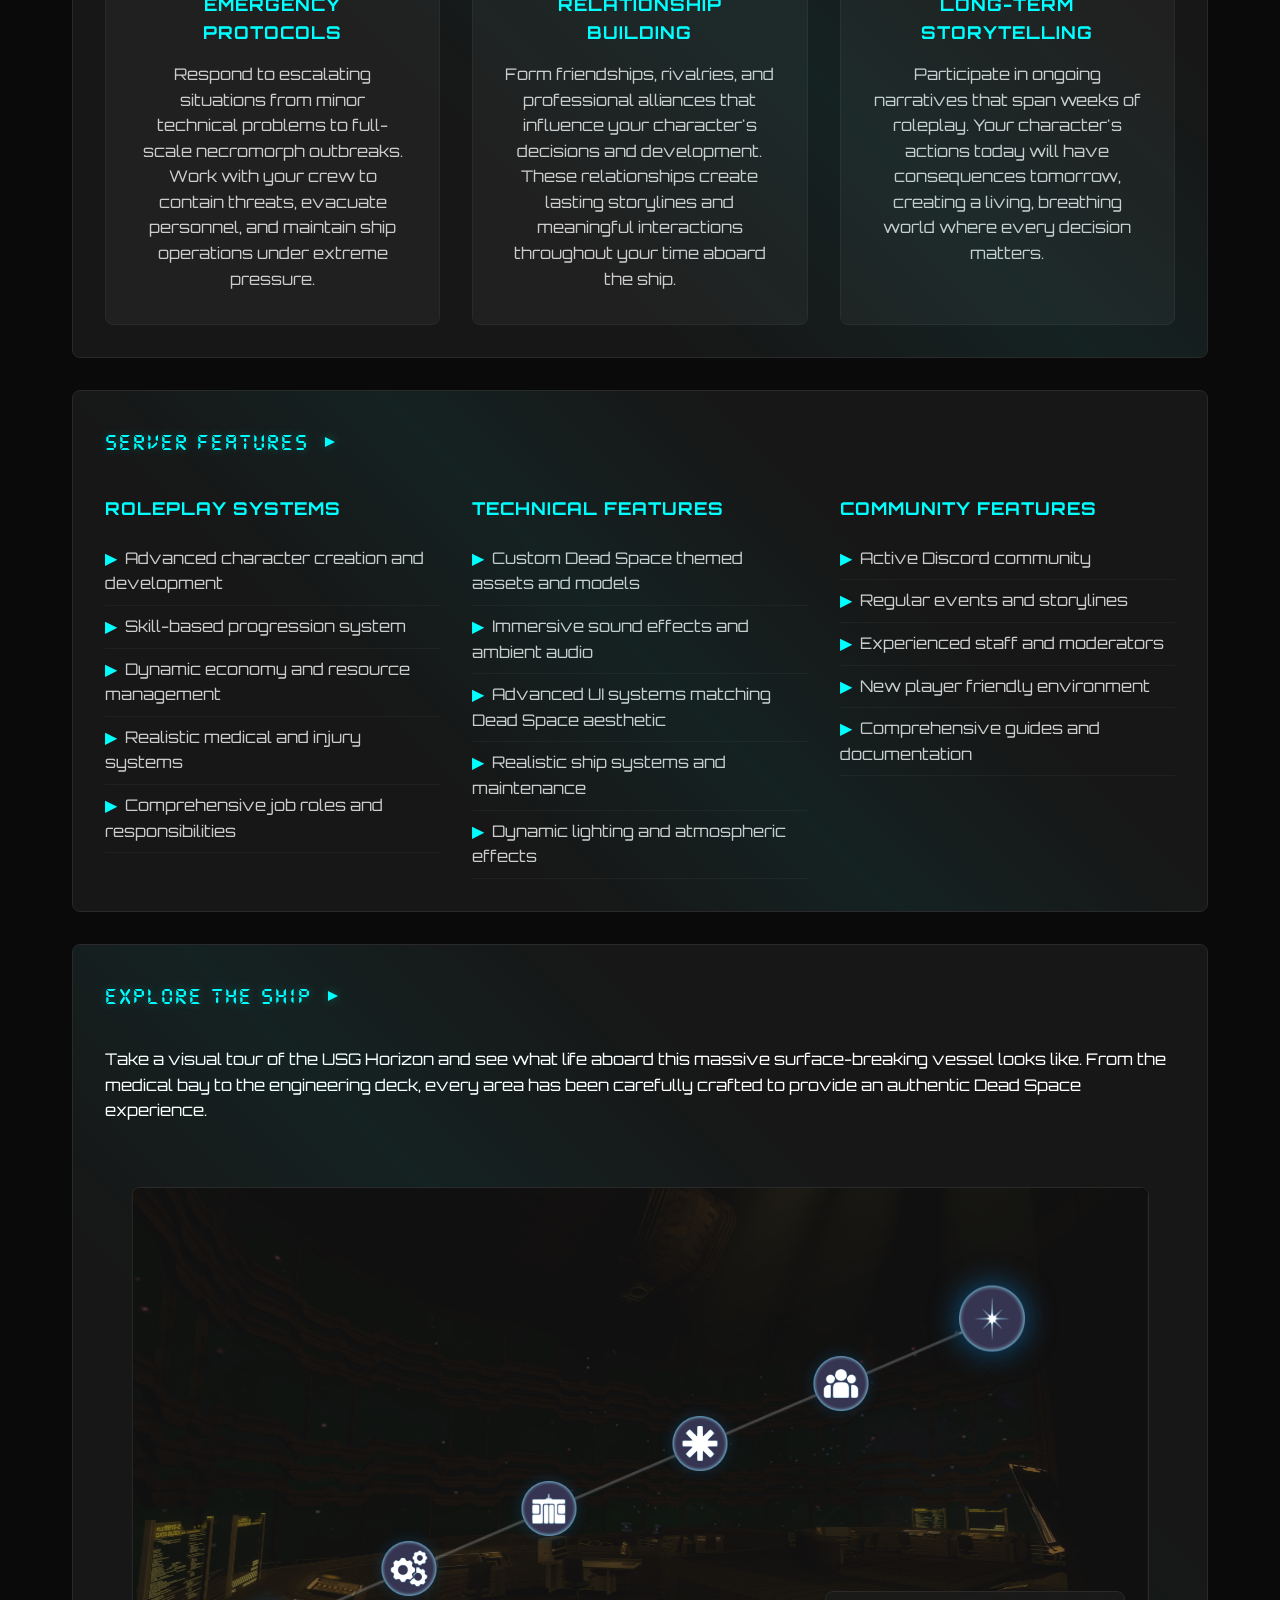
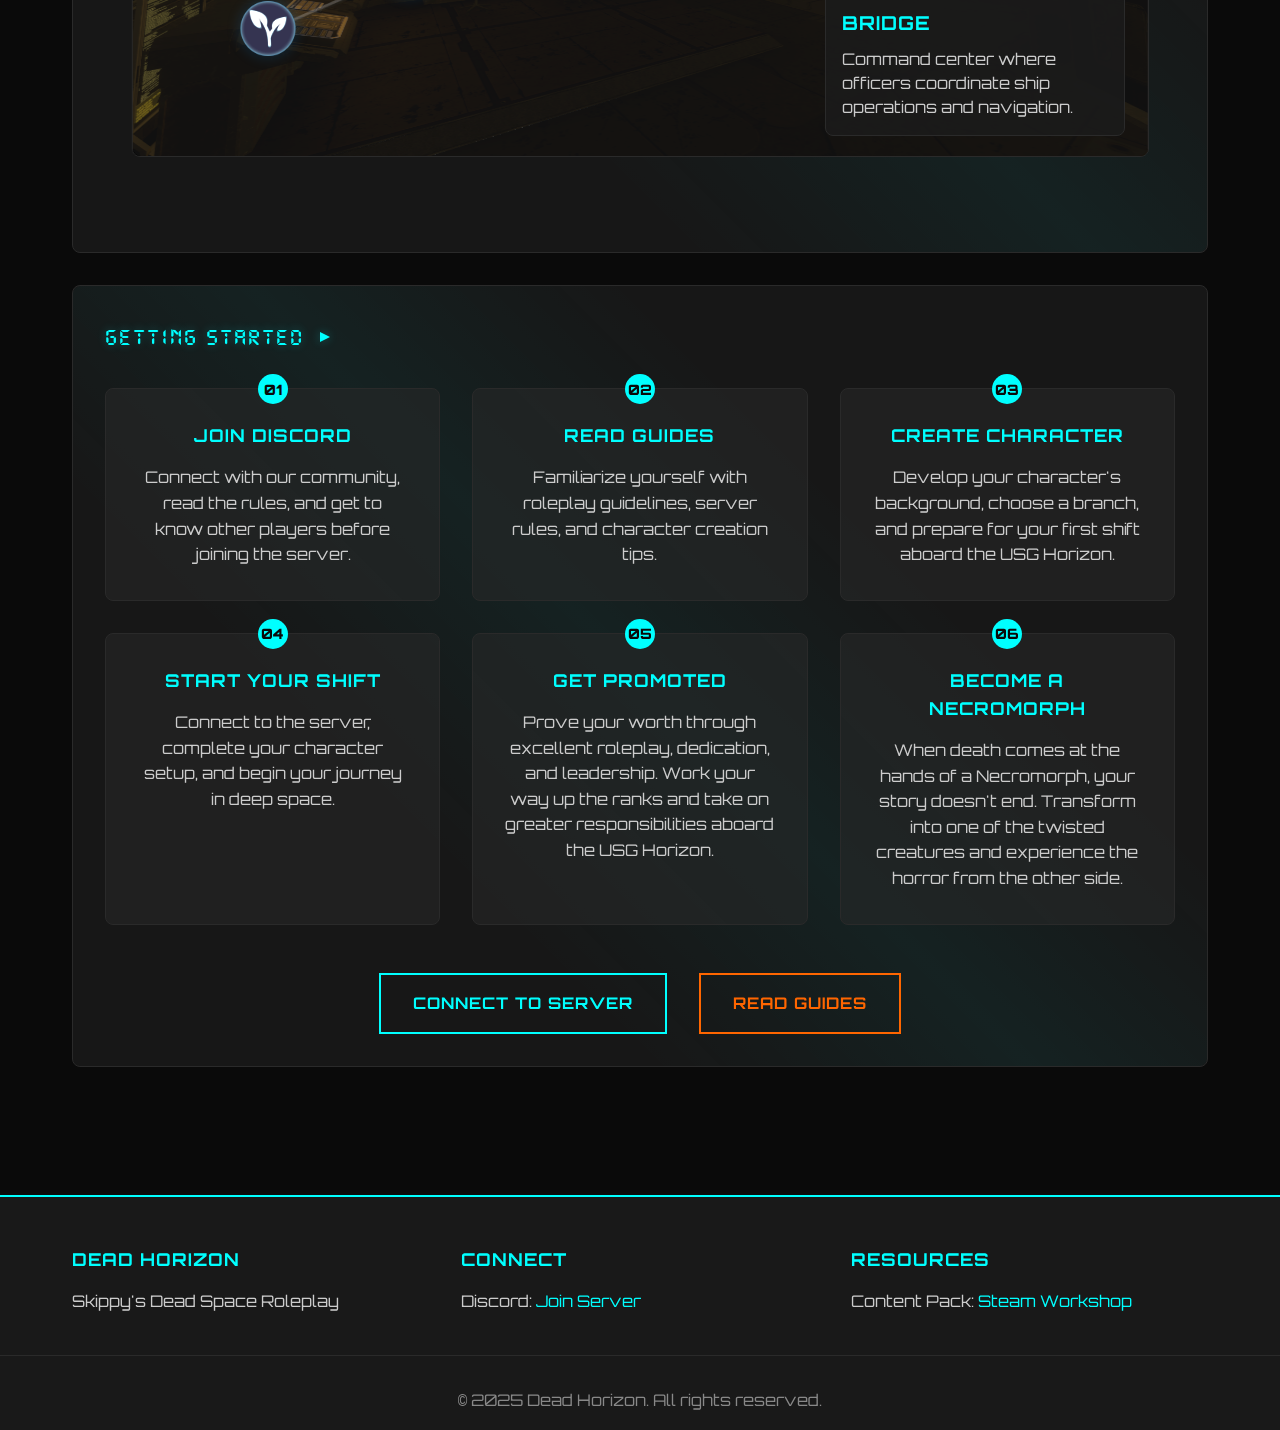
<file: server-bio.html>
<!DOCTYPE html>
<html lang="en">
<head>
    <meta charset="UTF-8">
    <meta name="viewport" content="width=device-width, initial-scale=1.0">
    <title>Dead Horizon</title>
    <link rel="stylesheet" href="css/styles.css">
    <link rel="preconnect" href="https://fonts.googleapis.com">
    <link rel="preconnect" href="https://fonts.gstatic.com" crossorigin>
    <link href="https://fonts.googleapis.com/css2?family=Orbitron:wght@400;700;900&display=swap" rel="stylesheet">
</head>
<body>
    <div class="background-overlay"></div>
    
    <!-- Navigation Header -->
    <header class="main-header">
        <nav class="nav-container">
            <div class="nav-logo">
                <img src="resources/materials/oakman/deadspace/holograms/ui/titlescreen/title_screen.png" alt="Dead Horizon Logo" class="logo-img">
            </div>
            <ul class="nav-menu">
                <li><a href="index.html" class="nav-link">HOME</a></li>
                <li><a href="server-bio.html" class="nav-link active">SERVER BIO</a></li>
                <li><a href="server-info.html" class="nav-link">SERVER INFO</a></li>
                <li><a href="branches.html" class="nav-link">BRANCHES</a></li>
                <li><a href="guides.html" class="nav-link">GUIDES</a></li>
                <li><a href="crew.html" class="nav-link">CREW</a></li>
            </ul>
        </nav>
    </header>

    <!-- Main Content -->
    <main class="main-content">
        <!-- Page Header -->
        <section class="page-header">
            <div class="page-title">
                <h1>SERVER BIOGRAPHY</h1>
                <div class="page-triangle"></div>
            </div>
            <p class="page-subtitle">Learn about the USG Horizon and what awaits you aboard this massive surface-breaking vessel</p>
        </section>

        <!-- Server Overview -->
        <section class="server-overview">
            <div class="panel-container">
                <div class="panel-header">
                    <h3>SERVER OVERVIEW</h3>
                    <div class="panel-triangle"></div>
                </div>
                <div class="overview-content">
                    <div class="overview-text">
                        <p>The USG Horizon is a massive surface-breaking vessel, a centerpiece of the Concordance Extraction Corporation's (CEC) mining fleet. Designed for large-scale planetary mining operations, the Horizon specializes in "Planet Cracking," an advanced technology for fracturing planetary surfaces to extract resources essential to human survival.</p>
                        
                        <p>The year is 2509, one year after the tragic events aboard the USG Ishimura. The USG Horizon is currently orbiting the planet Aegis VII, an isolated planet in the Cygnus cluster. Initially, the CEC planned to launch its mining operations there with the Ishimura, but after the disasters that occurred, the Horizon was sent to take over.</p>
                        
                        <p>Aboard the USG Horizon, the crew is divided between those dedicated to their extraction missions under the strict supervision of the CEC and those who, more discreetly, work for the interests of the Unitologist Church. This duality creates underlying tensions, where corporate goals sometimes conflict with religious ambitions.</p>
                    </div>
                    <div class="overview-stats">
                        <div class="stat-item">
                            <div class="stat-number">24/7</div>
                            <div class="stat-label">Active Roleplay</div>
                        </div>
                        <div class="stat-item">
                            <div class="stat-number">100+</div>
                            <div class="stat-label">Custom Assets</div>
                        </div>
                        <div class="stat-item">
                            <div class="stat-number">5</div>
                            <div class="stat-label">Branches</div>
                        </div>
                        <div class="stat-item">
                            <div class="stat-number">50+</div>
                            <div class="stat-label">Active Players</div>
                        </div>
                    </div>
                </div>
            </div>
        </section>

        <!-- What to Expect -->
        <section class="expectations">
            <div class="panel-container">
                <div class="panel-header">
                    <h3>WHAT TO EXPECT</h3>
                    <div class="panel-triangle"></div>
                </div>
                <div class="expectations-grid">
                    <div class="expectation-item">
                        <h4>CHARACTER DEVELOPMENT</h4>
                        <p>Create believable characters with realistic backgrounds, personality traits, and balanced skills. Watch your character evolve through experiences, relationships, and the consequences of their actions aboard the USG Horizon.</p>
                    </div>
                    <div class="expectation-item">
                        <h4>FACTION DYNAMICS</h4>
                        <p>Navigate the complex relationships between CEC corporate interests, Unitologist religious beliefs, and EarthGov authority. Experience the tension between corporate goals and religious ambitions that defines life aboard the Horizon.</p>
                    </div>
                    <div class="expectation-item">
                        <h4>PASSIVE & ACTIVE SCENES</h4>
                        <p>Balance calm moments of daily ship life with intense crisis situations. From casual conversations in crew quarters to emergency responses during system failures, every interaction shapes your character's story.</p>
                    </div>
                    <div class="expectation-item">
                        <h4>EMERGENCY PROTOCOLS</h4>
                        <p>Respond to escalating situations from minor technical problems to full-scale necromorph outbreaks. Work with your crew to contain threats, evacuate personnel, and maintain ship operations under extreme pressure.</p>
                    </div>
                    <div class="expectation-item">
                        <h4>RELATIONSHIP BUILDING</h4>
                        <p>Form friendships, rivalries, and professional alliances that influence your character's decisions and development. These relationships create lasting storylines and meaningful interactions throughout your time aboard the ship.</p>
                    </div>
                    <div class="expectation-item">
                        <h4>LONG-TERM STORYTELLING</h4>
                        <p>Participate in ongoing narratives that span weeks of roleplay. Your character's actions today will have consequences tomorrow, creating a living, breathing world where every decision matters.</p>
                    </div>
                </div>
            </div>
        </section>

        <!-- Server Features -->
        <section class="server-features">
            <div class="panel-container">
                <div class="panel-header">
                    <h3>SERVER FEATURES</h3>
                    <div class="panel-triangle"></div>
                </div>
                <div class="features-content">
                    <div class="feature-category">
                        <h4>ROLEPLAY SYSTEMS</h4>
                        <ul>
                            <li>Advanced character creation and development</li>
                            <li>Skill-based progression system</li>
                            <li>Dynamic economy and resource management</li>
                            <li>Realistic medical and injury systems</li>
                            <li>Comprehensive job roles and responsibilities</li>
                        </ul>
                    </div>
                    <div class="feature-category">
                        <h4>TECHNICAL FEATURES</h4>
                        <ul>
                            <li>Custom Dead Space themed assets and models</li>
                            <li>Immersive sound effects and ambient audio</li>
                            <li>Advanced UI systems matching Dead Space aesthetic</li>
                            <li>Realistic ship systems and maintenance</li>
                            <li>Dynamic lighting and atmospheric effects</li>
                        </ul>
                    </div>
                    <div class="feature-category">
                        <h4>COMMUNITY FEATURES</h4>
                        <ul>
                            <li>Active Discord community</li>
                            <li>Regular events and storylines</li>
                            <li>Experienced staff and moderators</li>
                            <li>New player friendly environment</li>
                            <li>Comprehensive guides and documentation</li>
                        </ul>
                    </div>
                </div>
            </div>
        </section>

        <!-- Screenshots Gallery -->
        <section class="screenshots-gallery">
            <div class="panel-container">
                <div class="panel-header">
                    <h3>EXPLORE THE SHIP</h3>
                    <div class="panel-triangle"></div>
                </div>
                <div class="gallery-description">
                    <p>Take a visual tour of the USG Horizon and see what life aboard this massive surface-breaking vessel looks like. From the medical bay to the engineering deck, every area has been carefully crafted to provide an authentic Dead Space experience.</p>
                </div>
                <div class="ship-progression-map">
                    <div class="progression-background"></div>
                    <div class="progression-line">
                        <img src="resources/materials/oakman/deadspace/holograms/line.png" alt="Progression Line" class="line-image">
                    </div>
                    <div class="location-nodes">
                        <div class="location-node" data-location="hydroponics" onclick="showLocationInfo('hydroponics')">
                            <div class="location-icon">
                                <img src="resources/materials/oakman/deadspace/holograms/hydroponics.png" alt="Hydroponic Sector">
                            </div>
                        </div>
                        <div class="location-node" data-location="engineering" onclick="showLocationInfo('engineering')">
                            <div class="location-icon">
                                <img src="resources/materials/oakman/deadspace/holograms/engineering.png" alt="Engineering">
                            </div>
                        </div>
                        <div class="location-node" data-location="terminal" onclick="showLocationInfo('terminal')">
                            <div class="location-icon">
                                <img src="resources/materials/oakman/deadspace/holograms/station.png" alt="Terminal">
                            </div>
                        </div>
                        <div class="location-node" data-location="medical" onclick="showLocationInfo('medical')">
                            <div class="location-icon">
                                <img src="resources/materials/oakman/deadspace/holograms/medical.png" alt="Medical Sector">
                            </div>
                        </div>
                        <div class="location-node" data-location="crew" onclick="showLocationInfo('crew')">
                            <div class="location-icon">
                                <img src="resources/materials/oakman/deadspace/holograms/crew.png" alt="Crew Quarters">
                            </div>
                        </div>
                        <div class="location-node" data-location="bridge" onclick="showLocationInfo('bridge')">
                            <div class="location-icon">
                                <img src="resources/materials/oakman/deadspace/holograms/bridge.png" alt="Command Bridge">
                            </div>
                        </div>
                    </div>
                    <div class="location-info-panel" id="location-info-panel">
                        <div class="info-content">
                            <h4 id="location-title">Click on any location icon to learn more</h4>
                            <p id="location-description">Select a location from the progression map above to view its details.</p>
                        </div>
                    </div>
                </div>
            </div>
        </section>

        <!-- Getting Started -->
        <section class="getting-started">
            <div class="panel-container">
                <div class="panel-header">
                    <h3>GETTING STARTED</h3>
                    <div class="panel-triangle"></div>
                </div>
                <div class="getting-started-content">
                    <div class="steps-grid">
                        <div class="step-item">
                            <div class="step-number">01</div>
                            <h4>JOIN DISCORD</h4>
                            <p>Connect with our community, read the rules, and get to know other players before joining the server.</p>
                        </div>
                        <div class="step-item">
                            <div class="step-number">02</div>
                            <h4>READ GUIDES</h4>
                            <p>Familiarize yourself with roleplay guidelines, server rules, and character creation tips.</p>
                        </div>
                        <div class="step-item">
                            <div class="step-number">03</div>
                            <h4>CREATE CHARACTER</h4>
                            <p>Develop your character's background, choose a branch, and prepare for your first shift aboard the USG Horizon.</p>
                        </div>
                        <div class="step-item">
                            <div class="step-number">04</div>
                            <h4>START YOUR SHIFT</h4>
                            <p>Connect to the server, complete your character setup, and begin your journey in deep space.</p>
                        </div>
                        <div class="step-item">
                            <div class="step-number">05</div>
                            <h4>GET PROMOTED</h4>
                            <p>Prove your worth through excellent roleplay, dedication, and leadership. Work your way up the ranks and take on greater responsibilities aboard the USG Horizon.</p>
                        </div>
                        <div class="step-item">
                            <div class="step-number">06</div>
                            <h4>BECOME A NECROMORPH</h4>
                            <p>When death comes at the hands of a Necromorph, your story doesn't end. Transform into one of the twisted creatures and experience the horror from the other side.</p>
                        </div>
                    </div>
                    <div class="getting-started-actions">
                        <a href="server-info.html" class="btn btn-primary">CONNECT TO SERVER</a>
                        <a href="guides.html" class="btn btn-secondary">READ GUIDES</a>
                    </div>
                </div>
            </div>
        </section>
    </main>

    <!-- Footer -->
    <footer class="main-footer">
        <div class="footer-content">
            <div class="footer-section">
                <h4>DEAD HORIZON</h4>
                <p>Skippy's Dead Space Roleplay</p>
            </div>
            <div class="footer-section">
                <h4>CONNECT</h4>
                <p>Discord: <a href="https://discord.com/invite/SET6dh9YZz" target="_blank">Join Server</a></p>
            </div>
            <div class="footer-section">
                <h4>RESOURCES</h4>
                <p>Content Pack: <a href="https://steamcommunity.com/sharedfiles/filedetails/?id=3545499314" target="_blank">Steam Workshop</a></p>
            </div>
        </div>
        <div class="footer-bottom">
            <p>&copy; 2025 Dead Horizon. All rights reserved.</p>
        </div>
    </footer>

    <script src="js/main.js"></script>
    <script>
        const locationData = {
        hydroponics: {
            title: "HYDROPONIC",
            description: "Life support systems providing fresh air and food for the crew.",
            background: "resources/materials/dayshower/hydroponic_background.png"
        },
            engineering: {
                title: "ENGINEERING",
                description: "Maintenance and repair facilities keeping the ship operational in deep space.",
                background: "resources/materials/dayshower/engineering_background.png"
            },
            terminal: {
                title: "TERMINAL",
                description: "Central hub for ship operations and crew coordination.",
                background: "resources/materials/dayshower/terminal_background.png"
            },
        medical: {
            title: "MEDICAL",
            description: "State-of-the-art medical facilities for treating crew injuries and conducting research.",
            background: "resources/materials/dayshower/medical_background.png"
        },
            crew: {
                title: "CREW QUARTERS",
                description: "Living spaces where crew members rest and interact during off-duty hours.",
                background: "resources/materials/dayshower/quarters_background.png"
            },
        bridge: {
            title: "BRIDGE",
            description: "Command center where officers coordinate ship operations and navigation.",
            background: "resources/materials/dayshower/bridge_background.png"
        }
        };

        function showLocationInfo(location) {
            const titleElement = document.getElementById('location-title');
            const descriptionElement = document.getElementById('location-description');
            const panel = document.getElementById('location-info-panel');
            const data = locationData[location];
            
            if (data) {
                titleElement.textContent = data.title;
                descriptionElement.textContent = data.description;
                
                // Set background image for the progression map
                const backgroundElement = document.querySelector('.progression-background');
                if (data.background) {
                    backgroundElement.style.background = `url('${data.background}') center/cover no-repeat, rgba(26, 26, 26, 0.8)`;
                    console.log('Setting background:', data.background); // Debug log
                } else {
                    backgroundElement.style.background = 'rgba(26, 26, 26, 0.8)';
                }
                
                // Fade in the panel
                panel.style.opacity = '0';
                panel.style.display = 'block';
                
                setTimeout(() => {
                    panel.style.opacity = '1';
                }, 10);
            }
            
            // Remove active class from all nodes
            document.querySelectorAll('.location-node').forEach(node => {
                node.classList.remove('active');
            });
            
            // Add active class to clicked node
            document.querySelector(`[data-location="${location}"]`).classList.add('active');
        }

        // Initialize Command Bridge as selected by default
        function initializeDefaultSelection() {
            showLocationInfo('bridge');
        }

        // Call initialization when page loads
        document.addEventListener('DOMContentLoaded', initializeDefaultSelection);
    </script>
</body>
</html>
</file>
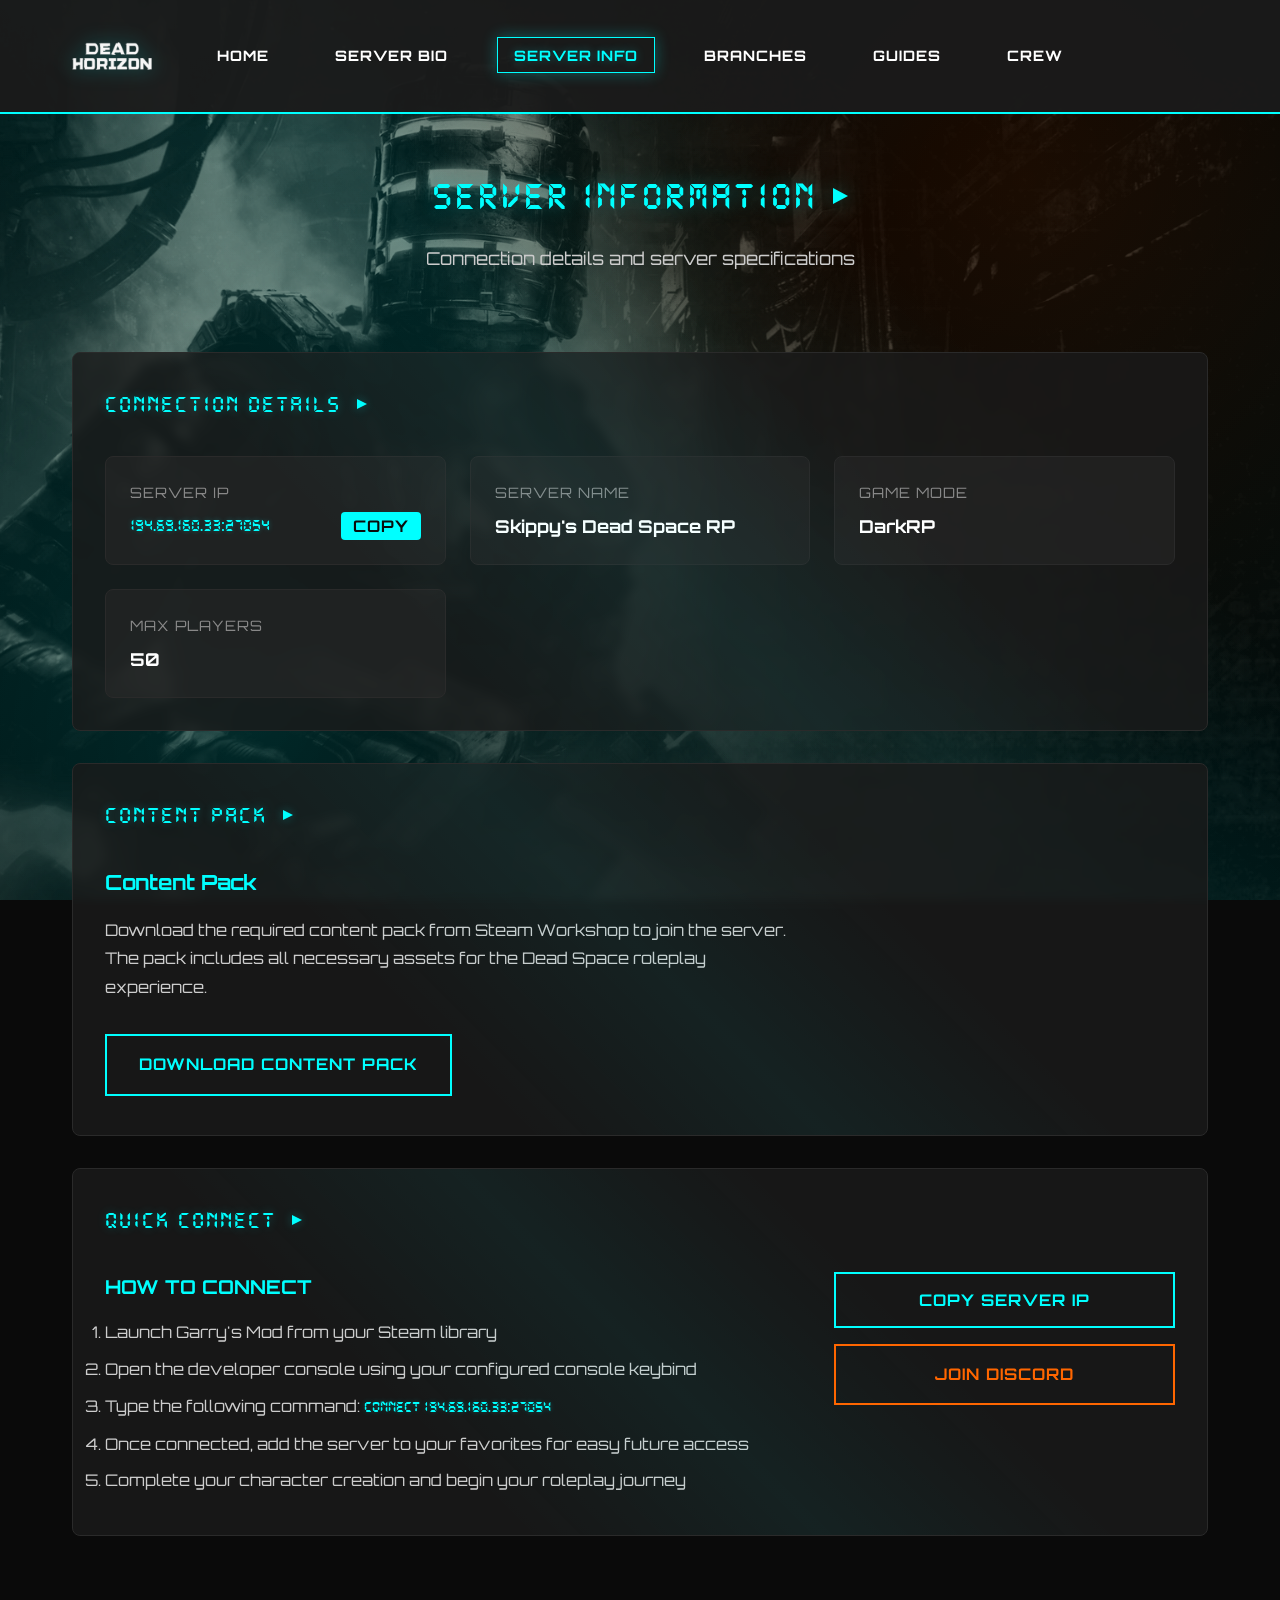
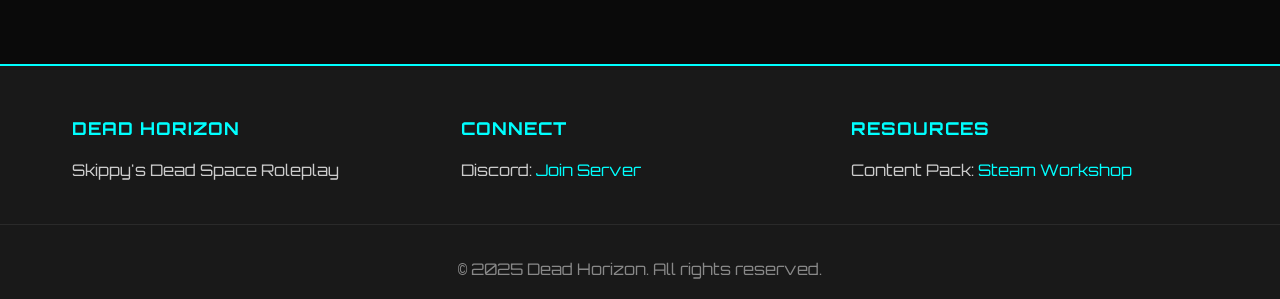
<file: server-info.html>
<!DOCTYPE html>
<html lang="en">
<head>
    <meta charset="UTF-8">
    <meta name="viewport" content="width=device-width, initial-scale=1.0">
    <title>Dead Horizon</title>
    <link rel="stylesheet" href="css/styles.css">
    <link rel="preconnect" href="https://fonts.googleapis.com">
    <link rel="preconnect" href="https://fonts.gstatic.com" crossorigin>
    <link href="https://fonts.googleapis.com/css2?family=Orbitron:wght@400;700;900&display=swap" rel="stylesheet">
</head>
<body>
    <div class="background-overlay"></div>
    
    <!-- Navigation Header -->
    <header class="main-header">
        <nav class="nav-container">
            <div class="nav-logo">
                <img src="resources/materials/oakman/deadspace/holograms/ui/titlescreen/title_screen.png" alt="Dead Horizon Logo" class="logo-img">
            </div>
            <ul class="nav-menu">
                <li><a href="index.html" class="nav-link">HOME</a></li>
                <li><a href="server-bio.html" class="nav-link">SERVER BIO</a></li>
                <li><a href="server-info.html" class="nav-link active">SERVER INFO</a></li>
                <li><a href="branches.html" class="nav-link">BRANCHES</a></li>
                <li><a href="guides.html" class="nav-link">GUIDES</a></li>
                <li><a href="crew.html" class="nav-link">CREW</a></li>
            </ul>
        </nav>
    </header>

    <!-- Main Content -->
    <main class="main-content">
        <!-- Page Header -->
        <section class="page-header">
            <div class="page-title">
                <h1>SERVER INFORMATION</h1>
                <div class="page-triangle"></div>
            </div>
            <p class="page-subtitle">Connection details and server specifications</p>
        </section>

        <!-- Connection Information -->
        <section class="connection-info">
            <div class="panel-container">
                <div class="panel-header">
                    <h3>CONNECTION DETAILS</h3>
                    <div class="panel-triangle"></div>
                </div>
                <div class="connection-grid">
                    <div class="connection-item">
                        <div class="connection-label">SERVER IP</div>
                        <div class="connection-value">
                            <span class="ip-address">194.69.160.33:27054</span>
                            <button class="copy-btn" onclick="copyToClipboard('194.69.160.33:27054', this)">COPY</button>
                        </div>
                    </div>
                    <div class="connection-item">
                        <div class="connection-label">SERVER NAME</div>
                        <div class="connection-value">Skippy's Dead Space RP</div>
                    </div>
                    <div class="connection-item">
                        <div class="connection-label">GAME MODE</div>
                        <div class="connection-value">DarkRP</div>
                    </div>
                    <div class="connection-item">
                        <div class="connection-label">MAX PLAYERS</div>
                        <div class="connection-value">50</div>
                    </div>
                </div>
            </div>
        </section>

        <!-- Content Pack Information -->
        <section class="content-pack">
            <div class="panel-container">
                <div class="panel-header">
                    <h3>CONTENT PACK</h3>
                    <div class="panel-triangle"></div>
                </div>
                <div class="content-pack-info">
                    <div class="pack-details">
                        <h4>Content Pack</h4>
                        <p>Download the required content pack from Steam Workshop to join the server. The pack includes all necessary assets for the Dead Space roleplay experience.</p>
                        
                        <div class="pack-download">
                            <a href="https://steamcommunity.com/sharedfiles/filedetails/?id=3545499314" target="_blank" class="btn btn-primary">DOWNLOAD CONTENT PACK</a>
                        </div>
                    </div>
                </div>
            </div>
        </section>


        <!-- Quick Connect -->
        <section class="quick-connect">
            <div class="panel-container">
                <div class="panel-header">
                    <h3>QUICK CONNECT</h3>
                    <div class="panel-triangle"></div>
                </div>
                <div class="connect-content">
                    <div class="connect-instructions">
                        <h4>HOW TO CONNECT</h4>
                        <ol>
                            <li>Launch Garry's Mod from your Steam library</li>
                            <li>Open the developer console using your configured console keybind</li>
                            <li>Type the following command: <span class="ip-highlight">connect 194.69.160.33:27054</span></li>
                            <li>Once connected, add the server to your favorites for easy future access</li>
                            <li>Complete your character creation and begin your roleplay journey</li>
                        </ol>
                    </div>
                    <div class="connect-actions">
                        <button class="btn btn-primary" onclick="copyToClipboard('194.69.160.33:27054', this)">
                            COPY SERVER IP
                        </button>
                        <a href="https://discord.com/invite/SET6dh9YZz" class="btn btn-secondary" target="_blank">
                            JOIN DISCORD
                        </a>
                    </div>
                </div>
            </div>
        </section>

    </main>

    <!-- Footer -->
    <footer class="main-footer">
        <div class="footer-content">
            <div class="footer-section">
                <h4>DEAD HORIZON</h4>
                <p>Skippy's Dead Space Roleplay</p>
            </div>
            <div class="footer-section">
                <h4>CONNECT</h4>
                <p>Discord: <a href="https://discord.com/invite/SET6dh9YZz" target="_blank">Join Server</a></p>
            </div>
            <div class="footer-section">
                <h4>RESOURCES</h4>
                <p>Content Pack: <a href="https://steamcommunity.com/sharedfiles/filedetails/?id=3545499314" target="_blank">Steam Workshop</a></p>
            </div>
        </div>
        <div class="footer-bottom">
            <p>&copy; 2025 Dead Horizon. All rights reserved.</p>
        </div>
    </footer>

    <script src="js/main.js"></script>
    <script>
        function copyToClipboard(text, button) {
            navigator.clipboard.writeText(text).then(function() {
                // Show success message
                if (button) {
                    const originalText = button.textContent;
                    button.textContent = 'COPIED!';
                    button.style.background = 'var(--ds-accent-green)';
                    button.style.color = 'var(--ds-dark-bg)';
                    
                    setTimeout(() => {
                        button.textContent = originalText;
                        button.style.background = '';
                        button.style.color = '';
                    }, 2000);
                }
            }).catch(function(err) {
                console.error('Could not copy text: ', err);
                // Fallback for older browsers
                try {
                    const textArea = document.createElement('textarea');
                    textArea.value = text;
                    document.body.appendChild(textArea);
                    textArea.select();
                    const successful = document.execCommand('copy');
                    document.body.removeChild(textArea);
                    
                    if (successful) {
                        // Show success message for fallback too
                        if (button) {
                            const originalText = button.textContent;
                            button.textContent = 'COPIED!';
                            button.style.background = 'var(--ds-accent-green)';
                            button.style.color = 'var(--ds-dark-bg)';
                            
                            setTimeout(() => {
                                button.textContent = originalText;
                                button.style.background = '';
                                button.style.color = '';
                            }, 2000);
                        }
                    } else {
                        throw new Error('Fallback copy failed');
                    }
                } catch (fallbackErr) {
                    console.error('Fallback copy also failed: ', fallbackErr);
                    // Show error message
                    if (button) {
                        const originalText = button.textContent;
                        button.textContent = 'FAILED';
                        button.style.background = 'var(--ds-accent-red)';
                        button.style.color = 'var(--ds-text-primary)';
                        
                        setTimeout(() => {
                            button.textContent = originalText;
                            button.style.background = '';
                            button.style.color = '';
                        }, 2000);
                    }
                }
            });
        }
    </script>
</body>
</html>
</file>
<file: css/styles.css>
/* Dead Space Themed CSS */
@font-face {
    font-family: 'DeadSpace';
    src: url('../resources/resource/fonts/ds-digib.ttf') format('truetype');
    font-weight: normal;
    font-style: normal;
}

@font-face {
    font-family: 'Unitology';
    src: url('../resources/resource/fonts/deadspace_unitology.ttf') format('truetype');
    font-weight: normal;
    font-style: normal;
}

/* CSS Variables for Dead Space Theme */
:root {
    --ds-dark-bg: #0a0a0a;
    --ds-panel-bg: #1a1a1a;
    --ds-panel-border: #2a2a2a;
    --ds-accent-cyan: #00ffff;
    --ds-accent-orange: #ff6600;
    --ds-accent-red: #ff0000;
    --ds-accent-green: #00ff00;
    --ds-text-primary: #ffffff;
    --ds-text-secondary: #cccccc;
    --ds-text-muted: #888888;
    --ds-glow-cyan: rgba(0, 255, 255, 0.3);
    --ds-glow-orange: rgba(255, 102, 0, 0.3);
    --ds-glow-red: rgba(255, 0, 0, 0.3);
}

/* Reset and Base Styles */
* {
    margin: 0;
    padding: 0;
    box-sizing: border-box;
}

/* Hide scrollbars for webkit browsers (Chrome, Safari, Edge) */
::-webkit-scrollbar {
    width: 0px;
    background: transparent;
}

/* Hide scrollbars for Firefox */
html {
    scrollbar-width: none;
}

/* Hide scrollbars for IE and Edge */
body {
    -ms-overflow-style: none;
}

body {
    font-family: 'Orbitron', 'DeadSpace', monospace;
    background: var(--ds-dark-bg);
    color: var(--ds-text-primary);
    line-height: 1.6;
    overflow-x: hidden;
    min-height: 100vh;
    position: relative;
}

/* Background Image Layer */
body::before {
    content: '';
    position: fixed;
    top: 0;
    left: 0;
    width: 100%;
    height: 100%;
    background: 
        url('../resources/materials/dayshower/background.png');
    background-size: cover;
    background-position: center;
    background-attachment: fixed;
    /* Apply Dead Space color filters */
    filter: 
        hue-rotate(180deg) 
        saturate(1.2) 
        contrast(1.1) 
        brightness(0.7)
        sepia(0.3);
    /* Add cyan tint */
    background-blend-mode: overlay;
    z-index: -3;
    opacity: 0.8;
    /* Subtle animation for atmospheric effect */
    animation: backgroundShift 20s ease-in-out infinite;
}

/* Background animation */
@keyframes backgroundShift {
    0%, 100% {
        transform: scale(1) translateX(0);
        filter: 
            hue-rotate(180deg) 
            saturate(1.2) 
            contrast(1.1) 
            brightness(0.7)
            sepia(0.3);
    }
    50% {
        transform: scale(1.02) translateX(2px);
        filter: 
            hue-rotate(185deg) 
            saturate(1.3) 
            contrast(1.15) 
            brightness(0.75)
            sepia(0.35);
    }
}

/* Background Effects */
.background-overlay {
    position: fixed;
    top: 0;
    left: 0;
    width: 100%;
    height: 100%;
    background: 
        radial-gradient(circle at 20% 80%, rgba(0, 255, 255, 0.15) 0%, transparent 50%),
        radial-gradient(circle at 80% 20%, rgba(255, 102, 0, 0.1) 0%, transparent 50%),
        linear-gradient(45deg, transparent 30%, rgba(0, 255, 255, 0.08) 50%, transparent 70%),
        /* Add cyan tint to the background image */
        linear-gradient(135deg, rgba(0, 255, 255, 0.1) 0%, rgba(0, 0, 0, 0.3) 50%, rgba(0, 255, 255, 0.05) 100%);
    pointer-events: none;
    z-index: -2;
}

/* Navigation Styles */
.main-header {
    position: fixed;
    top: 0;
    left: 0;
    right: 0;
    background: rgba(26, 26, 26, 0.95);
    border-bottom: 2px solid var(--ds-accent-cyan);
    z-index: 1000;
    padding: 1rem 0;
}

.nav-container {
    max-width: 1200px;
    margin: 0 auto;
    display: flex;
    justify-content: flex-start;
    align-items: center;
    gap: 3rem;
    padding: 0 2rem;
}

.nav-logo {
    display: flex;
    align-items: center;
    gap: 1rem;
}

.logo-img {
    width: 80px;
    height: 80px;
    filter: drop-shadow(0 0 10px var(--ds-glow-cyan));
    object-fit: contain;
}

.logo-text {
    font-family: 'DeadSpace', monospace;
    font-size: 1.5rem;
    font-weight: 900;
    color: var(--ds-accent-cyan);
    text-shadow: 0 0 10px var(--ds-glow-cyan);
    letter-spacing: 2px;
}

.nav-menu {
    display: flex;
    list-style: none;
    gap: 2rem;
}

.nav-link {
    color: var(--ds-text-primary);
    text-decoration: none;
    font-weight: 700;
    font-size: 0.9rem;
    letter-spacing: 1px;
    padding: 0.5rem 1rem;
    border: 1px solid transparent;
    transition: all 0.3s ease;
    position: relative;
}

.nav-link:hover,
.nav-link.active {
    color: var(--ds-accent-cyan);
    border-color: var(--ds-accent-cyan);
    box-shadow: 0 0 15px var(--ds-glow-cyan);
    text-shadow: 0 0 10px var(--ds-glow-cyan);
}

.nav-link::before {
    content: '';
    position: absolute;
    top: 0;
    left: 0;
    right: 0;
    bottom: 0;
    background: linear-gradient(45deg, transparent 30%, rgba(0, 255, 255, 0.1) 50%, transparent 70%);
    opacity: 0;
    transition: opacity 0.3s ease;
}

.nav-link:hover::before {
    opacity: 1;
}

/* Main Content */
.main-content {
    margin-top: 100px;
    padding: 2rem;
    max-width: 1200px;
    margin-left: auto;
    margin-right: auto;
}

/* Hero Section */
.hero-section {
    text-align: center;
    padding: 4rem 0;
    margin-bottom: 3rem;
}

.hero-container {
    max-width: 800px;
    margin: 0 auto;
}

.hero-logo {
    max-width: 100%;
    height: auto;
    max-height: 200px;
    filter: drop-shadow(0 0 20px var(--ds-glow-cyan));
    margin-bottom: 2rem;
}

/* .main-title styles removed - element replaced with hero logo */

.subtitle {
    font-size: 1.2rem;
    color: var(--ds-text-secondary);
    margin-bottom: 2rem;
    font-weight: 400;
}

.hero-description {
    font-size: 1.1rem;
    color: var(--ds-text-secondary);
    margin-bottom: 3rem;
    line-height: 1.8;
}

.hero-actions {
    display: flex;
    gap: 2rem;
    justify-content: center;
    flex-wrap: wrap;
}

/* Button Styles */
.btn {
    display: inline-block;
    padding: 1rem 2rem;
    text-decoration: none;
    font-family: 'Orbitron', 'DeadSpace', monospace;
    font-weight: 700;
    font-size: 1rem;
    letter-spacing: 1px;
    border: 2px solid;
    transition: all 0.3s ease;
    position: relative;
    overflow: hidden;
    text-transform: uppercase;
    text-align: center;
}

.btn-primary {
    color: var(--ds-accent-cyan);
    border-color: var(--ds-accent-cyan);
    background: transparent;
}

.btn-primary:hover {
    background: var(--ds-accent-cyan);
    color: var(--ds-dark-bg);
    box-shadow: 0 0 20px var(--ds-glow-cyan);
    text-shadow: none;
}

.btn-secondary {
    color: var(--ds-accent-orange);
    border-color: var(--ds-accent-orange);
    background: transparent;
}

.btn-secondary:hover {
    background: var(--ds-accent-orange);
    color: var(--ds-dark-bg);
    box-shadow: 0 0 20px var(--ds-glow-orange);
    text-shadow: none;
}

.btn-blue {
    color: var(--ds-accent-cyan);
    border-color: var(--ds-accent-cyan);
    background: transparent;
}

.btn-blue:hover {
    background: var(--ds-accent-cyan);
    color: var(--ds-dark-bg);
    box-shadow: 0 0 20px var(--ds-glow-cyan);
    text-shadow: none;
}

/* Panel Styles */
.panel-container {
    background: rgba(26, 26, 26, 0.8);
    border: 1px solid var(--ds-panel-border);
    border-radius: 8px;
    padding: 2rem;
    margin-bottom: 2rem;
    position: relative;
    backdrop-filter: blur(5px);
}

.panel-container::before {
    content: '';
    position: absolute;
    top: 0;
    left: 0;
    right: 0;
    bottom: 0;
    background: linear-gradient(45deg, transparent 30%, rgba(0, 255, 255, 0.05) 50%, transparent 70%);
    border-radius: 8px;
    pointer-events: none;
}

.panel-header {
    display: flex;
    align-items: center;
    margin-bottom: 2rem;
    position: relative;
}

.panel-header h3 {
    font-family: 'DeadSpace', monospace;
    font-size: 1.5rem;
    color: var(--ds-accent-cyan);
    text-shadow: 0 0 10px var(--ds-glow-cyan);
    letter-spacing: 2px;
}

.panel-triangle {
    width: 0;
    height: 0;
    border-left: 10px solid var(--ds-accent-cyan);
    border-top: 5px solid transparent;
    border-bottom: 5px solid transparent;
    margin-left: 1rem;
    filter: drop-shadow(0 0 5px var(--ds-glow-cyan));
}

/* Quick Access Grid */
.access-grid {
    display: grid;
    grid-template-columns: repeat(auto-fit, minmax(200px, 1fr));
    gap: 1.5rem;
}

.access-item {
    display: flex;
    flex-direction: column;
    align-items: center;
    padding: 1.5rem;
    background: rgba(42, 42, 42, 0.5);
    border: 1px solid var(--ds-panel-border);
    border-radius: 8px;
    text-decoration: none;
    color: var(--ds-text-primary);
    transition: all 0.3s ease;
    position: relative;
    overflow: hidden;
}

.access-item:hover {
    border-color: var(--ds-accent-cyan);
    box-shadow: 0 0 20px var(--ds-glow-cyan);
    transform: translateY(-5px);
}

.access-item::before {
    content: '';
    position: absolute;
    top: 0;
    left: -100%;
    width: 100%;
    height: 100%;
    background: linear-gradient(90deg, transparent, rgba(0, 255, 255, 0.1), transparent);
    transition: left 0.5s ease;
}

.access-item:hover::before {
    left: 100%;
}

.access-icon {
    width: 60px;
    height: 60px;
    margin-bottom: 1rem;
    filter: drop-shadow(0 0 10px var(--ds-glow-cyan));
}

.access-icon img {
    width: 100%;
    height: 100%;
    object-fit: contain;
}

.access-item span {
    font-weight: 700;
    font-size: 0.9rem;
    letter-spacing: 1px;
    text-align: center;
}

/* Status Grid */
.status-grid {
    display: grid;
    grid-template-columns: repeat(auto-fit, minmax(200px, 1fr));
    gap: 1.5rem;
}

.status-item {
    text-align: center;
    padding: 1.5rem;
    background: rgba(42, 42, 42, 0.5);
    border: 1px solid var(--ds-panel-border);
    border-radius: 8px;
}

.status-label {
    font-size: 0.9rem;
    color: var(--ds-text-muted);
    margin-bottom: 0.5rem;
    letter-spacing: 1px;
}

.status-value {
    font-size: 1.5rem;
    font-weight: 700;
    color: var(--ds-text-primary);
}

.status-value.online {
    color: var(--ds-accent-green);
    text-shadow: 0 0 10px rgba(0, 255, 0, 0.5);
}

/* Updates List */
.updates-list {
    display: flex;
    flex-direction: column;
    gap: 1.5rem;
}

.update-item {
    display: flex;
    gap: 2rem;
    padding: 1.5rem;
    background: rgba(42, 42, 42, 0.5);
    border: 1px solid var(--ds-panel-border);
    border-radius: 8px;
    transition: all 0.3s ease;
}

.update-item:hover {
    border-color: var(--ds-accent-cyan);
    box-shadow: 0 0 20px var(--ds-glow-cyan);
    transform: translateY(-5px);
}

.update-date {
    font-family: 'DeadSpace', monospace;
    font-size: 0.9rem;
    color: var(--ds-accent-cyan);
    min-width: 100px;
    text-shadow: 0 0 5px var(--ds-glow-cyan);
    text-align: center;
}

.update-content h4 {
    color: var(--ds-text-primary);
    margin-bottom: 0.5rem;
    font-size: 1.1rem;
}

.update-content p {
    color: var(--ds-text-secondary);
    line-height: 1.6;
}

.no-updates {
    text-align: center;
    padding: 2rem;
    color: var(--ds-text-secondary);
    font-style: italic;
    background: rgba(42, 42, 42, 0.3);
    border: 1px solid rgba(0, 255, 255, 0.3);
    border-radius: 8px;
}

/* Footer */
.main-footer {
    background: rgba(26, 26, 26, 0.95);
    border-top: 2px solid var(--ds-accent-cyan);
    padding: 3rem 0 1rem;
    margin-top: 4rem;
}

.footer-content {
    max-width: 1200px;
    margin: 0 auto;
    display: grid;
    grid-template-columns: repeat(auto-fit, minmax(250px, 1fr));
    gap: 2rem;
    padding: 0 2rem;
}

.footer-section h4 {
    color: var(--ds-accent-cyan);
    margin-bottom: 1rem;
    font-size: 1.1rem;
    letter-spacing: 1px;
}

.footer-section p {
    color: var(--ds-text-secondary);
    margin-bottom: 0.5rem;
}

.footer-bottom {
    text-align: center;
    padding-top: 2rem;
    border-top: 1px solid var(--ds-panel-border);
    margin-top: 2rem;
    color: var(--ds-text-muted);
}

/* Responsive Design */
@media (max-width: 768px) {
    .nav-container {
        flex-direction: column;
        gap: 1rem;
        padding: 0 1rem;
    }
    
    .nav-menu {
        flex-wrap: wrap;
        justify-content: center;
        gap: 1rem;
    }
    
    /* .main-title responsive styles removed - element replaced with hero logo */
    
    .hero-logo {
        max-height: 150px;
    }
    
    .hero-actions {
        flex-direction: column;
        align-items: center;
    }
    
    .access-grid {
        grid-template-columns: repeat(auto-fit, minmax(150px, 1fr));
    }
    
    .status-grid {
        grid-template-columns: 1fr;
    }
    
    .update-item {
        flex-direction: column;
        gap: 1rem;
    }
    
    .footer-content {
        grid-template-columns: 1fr;
        text-align: center;
    }
    
    /* Additional responsive styles for other pages */
    .page-title h1 {
        font-size: 2rem;
    }
    
    .overview-content,
    .content-pack-info,
    .connect-content,
    .status-detailed,
    .branch-details,
    .choose-content {
        grid-template-columns: 1fr;
        gap: 2rem;
    }
    
    .overview-stats,
    .pack-stats {
        grid-template-columns: repeat(2, 1fr);
    }
    
    .expectations-grid,
    .features-content,
    .requirements-content,
    .rules-content {
        grid-template-columns: 1fr;
    }
    
    
    .steps-grid,
    .choose-steps {
        grid-template-columns: 1fr;
    }
    
    .categories-grid {
        grid-template-columns: repeat(auto-fit, minmax(150px, 1fr));
    }
    
    .crew-grid {
        grid-template-columns: 1fr;
    }
    
    .crew-member {
        flex-direction: column;
        text-align: center;
    }
    
    .member-avatar {
        align-self: center;
    }
    
    .comparison-table {
        font-size: 0.9rem;
    }
    
    .comparison-table th,
    .comparison-table td {
        padding: 0.5rem;
    }
}

@media (max-width: 480px) {
    .main-content {
        padding: 1rem;
    }
    
    .panel-container {
        padding: 1rem;
    }
    
    /* .main-title responsive styles removed - element replaced with hero logo */
    
    .hero-logo {
        max-height: 120px;
    }
    
    .access-grid {
        grid-template-columns: 1fr;
    }
    
    /* Additional responsive styles for other pages */
    .page-title {
        flex-direction: column;
        gap: 0.5rem;
    }
    
    .page-title h1 {
        font-size: 1.5rem;
    }
    
    .overview-stats,
    .pack-stats {
        grid-template-columns: 1fr;
    }
    
    .categories-grid {
        grid-template-columns: 1fr;
    }
    
    .join-actions,
    .getting-started-actions,
    .connect-actions {
        flex-direction: column;
        align-items: center;
    }
}

/* Animation Keyframes */
@keyframes glow-pulse {
    0%, 100% {
        box-shadow: 0 0 10px var(--ds-glow-cyan);
    }
    50% {
        box-shadow: 0 0 20px var(--ds-glow-cyan), 0 0 30px var(--ds-glow-cyan);
    }
}

@keyframes slide-in {
    from {
        opacity: 0;
        transform: translateY(30px);
    }
    to {
        opacity: 1;
        transform: translateY(0);
    }
}

/* Panel animations removed - panels now appear immediately */

.nav-link.active {
    animation: glow-pulse 2s infinite;
}

/* Page Header Styles */
.page-header {
    text-align: center;
    padding: 2rem 0;
    margin-bottom: 3rem;
}

.page-title {
    display: flex;
    align-items: center;
    justify-content: center;
    gap: 1rem;
    margin-bottom: 1rem;
}

.page-title h1 {
    font-family: 'DeadSpace', monospace;
    font-size: 2.5rem;
    font-weight: 900;
    color: var(--ds-accent-cyan);
    text-shadow: 0 0 20px var(--ds-glow-cyan);
    letter-spacing: 3px;
}

.page-triangle {
    width: 0;
    height: 0;
    border-left: 15px solid var(--ds-accent-cyan);
    border-top: 8px solid transparent;
    border-bottom: 8px solid transparent;
    filter: drop-shadow(0 0 10px var(--ds-glow-cyan));
}

.page-subtitle {
    font-size: 1.1rem;
    color: var(--ds-text-secondary);
    max-width: 600px;
    margin: 0 auto;
}

/* Server Bio Page Styles */
.overview-content {
    display: grid;
    grid-template-columns: 2fr 1fr;
    gap: 3rem;
    align-items: start;
}

.overview-text p {
    margin-bottom: 1.5rem;
    line-height: 1.8;
    color: var(--ds-text-secondary);
}

.overview-stats {
    display: grid;
    grid-template-columns: repeat(2, 1fr);
    gap: 1.5rem;
}

.stat-item {
    text-align: center;
    padding: 1.5rem;
    background: rgba(42, 42, 42, 0.5);
    border: 1px solid var(--ds-panel-border);
    border-radius: 8px;
}

.stat-number {
    font-size: 2rem;
    font-weight: 900;
    color: var(--ds-accent-cyan);
    text-shadow: 0 0 10px var(--ds-glow-cyan);
    margin-bottom: 0.5rem;
}

.stat-label {
    font-size: 0.9rem;
    color: var(--ds-text-muted);
    letter-spacing: 1px;
}

/* Expectations Grid */
.expectations-grid {
    display: grid;
    grid-template-columns: repeat(auto-fit, minmax(250px, 1fr));
    gap: 2rem;
}

.expectation-item {
    text-align: center;
    padding: 2rem;
    background: rgba(42, 42, 42, 0.5);
    border: 1px solid var(--ds-panel-border);
    border-radius: 8px;
    transition: all 0.3s ease;
}

.expectation-item:hover {
    border-color: var(--ds-accent-cyan);
    box-shadow: 0 0 20px var(--ds-glow-cyan);
    transform: translateY(-5px);
}

.expectation-icon {
    width: 80px;
    height: 80px;
    margin: 0 auto 1.5rem;
    filter: drop-shadow(0 0 15px var(--ds-glow-cyan));
}

.expectation-icon img {
    width: 100%;
    height: 100%;
    object-fit: contain;
}

.expectation-item h4 {
    color: var(--ds-accent-cyan);
    margin-bottom: 1rem;
    font-size: 1.1rem;
    letter-spacing: 1px;
}

.expectation-item p {
    color: var(--ds-text-secondary);
    line-height: 1.6;
}

/* Features Content */
.features-content {
    display: grid;
    grid-template-columns: repeat(auto-fit, minmax(300px, 1fr));
    gap: 2rem;
}

.feature-category h4 {
    color: var(--ds-accent-cyan);
    margin-bottom: 1rem;
    font-size: 1.1rem;
    letter-spacing: 1px;
}

.feature-category ul {
    list-style: none;
    padding: 0;
}

.feature-category li {
    padding: 0.5rem 0;
    color: var(--ds-text-secondary);
    border-bottom: 1px solid rgba(42, 42, 42, 0.5);
}

.feature-category li:before {
    content: '▶';
    color: var(--ds-accent-cyan);
    margin-right: 0.5rem;
}


/* Ship Progression Map Styles */
.ship-progression-map {
    position: relative;
    min-height: 600px;
    margin: 3rem 0;
    padding: 2rem;
}

.progression-background {
    position: absolute;
    top: 50%;
    left: 50%;
    transform: translate(-50%, -50%);
    width: 95%;
    height: 95%;
    background: rgba(26, 26, 26, 0.8);
    border: 1px solid var(--ds-panel-border);
    border-radius: 8px;
    z-index: 0;
    pointer-events: none;
    transition: all 0.5s ease;
    backdrop-filter: blur(2px);
}

.progression-background::before {
    content: '';
    position: absolute;
    top: 0;
    left: 0;
    right: 0;
    bottom: 0;
    background: rgba(26, 26, 26, 0.6);
    border-radius: 8px;
    z-index: 1;
    pointer-events: none;
}

.progression-line {
    position: absolute;
    top: 0;
    left: 0;
    width: 100%;
    height: 100%;
    z-index: 2;
}

.line-image {
    width: 70%;
    height: 70%;
    object-fit: contain;
    opacity: 0.8;
    position: absolute;
    top: 50%;
    left: 50%;
    transform: translate(-50%, -50%);
}

.location-nodes {
    position: relative;
    z-index: 3;
    height: 100%;
    min-height: 500px;
}

.location-node {
    position: absolute;
    display: flex;
    align-items: center;
    justify-content: center;
    transform: translateX(-50%);
    cursor: pointer;
    transition: all 0.3s ease;
}

.location-node:nth-child(1) { 
    bottom: 9.5%; 
    left: 13%; 
}
.location-node:nth-child(2) { 
    bottom: 21.5%; 
    left: 27%; 
}
.location-node:nth-child(3) { 
    bottom: 33.5%; 
    left: 41%; 
}
.location-node:nth-child(4) { 
    bottom: 46.5%; 
    left: 56%; 
}
.location-node:nth-child(5) { 
    bottom: 58.5%; 
    left: 70%; 
}
.location-node:nth-child(6) { 
    top: 17.5%; 
    left: 85%; 
}

.location-node:hover {
    transform: translateX(-50%) scale(1.1);
}

.location-node.active {
    transform: translateX(-50%) scale(1.2);
}

.location-node.active .location-icon {
    box-shadow: 0 0 25px rgba(0, 150, 255, 0.5);
}

.location-icon {
    width: 55px;
    height: 55px;
    background: #1a1a2e;
    border: 1px solid rgba(0, 150, 255, 0.3);
    border-radius: 50%;
    display: flex;
    align-items: center;
    justify-content: center;
    box-shadow: 0 0 15px rgba(0, 150, 255, 0.2);
    transition: all 0.3s ease;
}

.location-icon img {
    width: 55px;
    height: 55px;
    object-fit: contain;
    filter: brightness(1.5);
}

.location-text {
    text-align: center;
    max-width: 200px;
}

.location-text h4 {
    color: #ffffff;
    font-size: 0.9rem;
    margin-bottom: 0.3rem;
    letter-spacing: 1px;
    font-weight: 700;
}

.location-info-panel {
    position: absolute;
    bottom: 36px;
    right: 50px;
    background: rgba(26, 26, 26, 0.95);
    border: 1px solid var(--ds-panel-border);
    border-radius: 8px;
    padding: 1rem;
    min-width: 250px;
    max-width: 300px;
    box-shadow: none;
    opacity: 0;
    transition: all 0.3s ease;
    display: none;
    z-index: 10;
    pointer-events: auto;
}

.location-info-panel:hover {
    border-color: var(--ds-accent-cyan) !important;
    box-shadow: 0 0 20px var(--ds-glow-cyan) !important;
    transform: translateY(-5px) !important;
}

.info-content h4 {
    color: var(--ds-accent-cyan);
    font-size: 1.2rem;
    margin-bottom: 0.5rem;
    letter-spacing: 1px;
    font-weight: 700;
}

.info-content p {
    color: var(--ds-text-secondary);
    font-size: 1rem;
    line-height: 1.5;
    margin: 0;
}


/* Getting Started */
.steps-grid {
    display: grid;
    grid-template-columns: repeat(auto-fit, minmax(250px, 1fr));
    gap: 2rem;
    margin-bottom: 3rem;
}

.step-item {
    text-align: center;
    padding: 2rem;
    background: rgba(42, 42, 42, 0.5);
    border: 1px solid var(--ds-panel-border);
    border-radius: 8px;
    position: relative;
    transition: all 0.3s ease;
}

.step-item:hover {
    border-color: var(--ds-accent-cyan);
    box-shadow: 0 0 20px var(--ds-glow-cyan);
    transform: translateY(-5px);
}

.step-number {
    position: absolute;
    top: -15px;
    left: 50%;
    transform: translateX(-50%);
    width: 30px;
    height: 30px;
    background: var(--ds-accent-cyan);
    color: var(--ds-dark-bg);
    border-radius: 50%;
    display: flex;
    align-items: center;
    justify-content: center;
    font-weight: 900;
    font-size: 0.9rem;
}

.step-item h4 {
    color: var(--ds-accent-cyan);
    margin-bottom: 1rem;
    font-size: 1.1rem;
    letter-spacing: 1px;
}

.step-item p {
    color: var(--ds-text-secondary);
    line-height: 1.6;
}

.getting-started-actions {
    text-align: center;
    display: flex;
    gap: 2rem;
    justify-content: center;
    flex-wrap: wrap;
}

/* Server Info Page Styles */
.connection-grid {
    display: grid;
    grid-template-columns: repeat(auto-fit, minmax(250px, 1fr));
    gap: 1.5rem;
}

.connection-item {
    padding: 1.5rem;
    background: rgba(42, 42, 42, 0.5);
    border: 1px solid var(--ds-panel-border);
    border-radius: 8px;
}

.connection-label {
    font-size: 0.9rem;
    color: var(--ds-text-muted);
    margin-bottom: 0.5rem;
    letter-spacing: 1px;
}

.connection-value {
    font-size: 1.1rem;
    font-weight: 700;
    color: var(--ds-text-primary);
    display: flex;
    align-items: center;
    justify-content: space-between;
}

.ip-address {
    font-family: 'DeadSpace', monospace;
    color: var(--ds-accent-cyan);
    text-shadow: 0 0 5px var(--ds-glow-cyan);
}

.copy-btn {
    background: var(--ds-accent-cyan);
    color: var(--ds-dark-bg);
    border: none;
    padding: 0.25rem 0.75rem;
    border-radius: 4px;
    font-family: 'Orbitron', 'DeadSpace', monospace;
    font-size: 1rem;
    font-weight: 700;
    letter-spacing: 1px;
    cursor: pointer;
    transition: all 0.3s ease;
}

.copy-btn:hover {
    background: var(--ds-accent-orange);
    transform: scale(1.05);
}

/* Content Pack Styles */
.content-pack-info {
    display: grid;
    grid-template-columns: 2fr 1fr;
    gap: 3rem;
}

.pack-details h4 {
    color: var(--ds-accent-cyan);
    margin-bottom: 1rem;
    font-size: 1.3rem;
}

.pack-details p {
    color: var(--ds-text-secondary);
    line-height: 1.8;
    margin-bottom: 2rem;
}

.pack-features {
    display: grid;
    gap: 1.5rem;
}

.feature-item {
    display: flex;
    gap: 1rem;
    align-items: flex-start;
}

.feature-icon {
    width: 40px;
    height: 40px;
    flex-shrink: 0;
    filter: drop-shadow(0 0 10px var(--ds-glow-cyan));
}

.feature-icon img {
    width: 100%;
    height: 100%;
    object-fit: contain;
}

.feature-text h5 {
    color: var(--ds-accent-cyan);
    margin-bottom: 0.5rem;
    font-size: 1rem;
}

.feature-text p {
    color: var(--ds-text-secondary);
    font-size: 0.9rem;
    line-height: 1.5;
    margin: 0;
}

.pack-stats {
    display: grid;
    grid-template-columns: repeat(2, 1fr);
    gap: 1rem;
}

/* Requirements Styles */
.requirements-content {
    display: grid;
    grid-template-columns: repeat(auto-fit, minmax(300px, 1fr));
    gap: 2rem;
}

.requirements-section h4 {
    color: var(--ds-accent-cyan);
    margin-bottom: 1rem;
    font-size: 1.1rem;
    letter-spacing: 1px;
}

.requirements-section ul {
    list-style: none;
    padding: 0;
}

.requirements-section li {
    padding: 0.5rem 0;
    color: var(--ds-text-secondary);
    border-bottom: 1px solid rgba(42, 42, 42, 0.5);
}

.requirements-section li:before {
    content: '✓';
    color: var(--ds-accent-green);
    margin-right: 0.5rem;
    font-weight: 900;
}

/* Rules Content */
.rules-content {
    display: grid;
    grid-template-columns: repeat(auto-fit, minmax(300px, 1fr));
    gap: 2rem;
}

.rule-category h4 {
    color: var(--ds-accent-cyan);
    margin-bottom: 1rem;
    font-size: 1.1rem;
    letter-spacing: 1px;
}

.rule-category ul {
    list-style: none;
    padding: 0;
}

.rule-category li {
    padding: 0.5rem 0;
    color: var(--ds-text-secondary);
    border-bottom: 1px solid rgba(42, 42, 42, 0.5);
}

.rule-category li:before {
    content: '⚠';
    color: var(--ds-accent-orange);
    margin-right: 0.5rem;
}

/* Connect Content */
.connect-content {
    display: grid;
    grid-template-columns: 2fr 1fr;
    gap: 3rem;
    align-items: start;
}

.connect-instructions h4 {
    color: var(--ds-accent-cyan);
    margin-bottom: 1rem;
    font-size: 1.2rem;
}

.connect-instructions ol {
    color: var(--ds-text-secondary);
    line-height: 1.8;
}

.connect-instructions li {
    margin-bottom: 0.5rem;
}

.ip-highlight {
    color: var(--ds-accent-cyan);
    font-family: 'DeadSpace', monospace;
    font-weight: 700;
    text-shadow: 0 0 5px var(--ds-glow-cyan);
}

.connect-actions {
    display: flex;
    flex-direction: column;
    gap: 1rem;
}

/* Server Status Detailed */
.status-detailed {
    display: grid;
    grid-template-columns: 1fr 1fr;
    gap: 3rem;
}

.status-main {
    display: flex;
    flex-direction: column;
    gap: 2rem;
}

.status-indicator {
    display: flex;
    align-items: center;
    gap: 1rem;
    font-size: 1.2rem;
    font-weight: 700;
}

.status-dot {
    width: 12px;
    height: 12px;
    border-radius: 50%;
    background: var(--ds-accent-green);
    box-shadow: 0 0 10px var(--ds-accent-green);
    animation: pulse 2s infinite;
}

.status-indicator.online span {
    color: var(--ds-accent-green);
    text-shadow: 0 0 10px rgba(0, 255, 0, 0.5);
}

.status-info {
    display: flex;
    flex-direction: column;
    gap: 1rem;
}

.status-item {
    display: flex;
    justify-content: space-between;
    padding: 0.5rem 0;
    border-bottom: 1px solid rgba(42, 42, 42, 0.5);
}

.status-label {
    color: var(--ds-text-muted);
}

.status-value {
    color: var(--ds-text-primary);
    font-weight: 700;
}

.status-players h4 {
    color: var(--ds-accent-cyan);
    margin-bottom: 1rem;
    font-size: 1.1rem;
    letter-spacing: 1px;
}

.players-list {
    display: flex;
    flex-direction: column;
    gap: 0.5rem;
}

.player-item {
    display: flex;
    justify-content: space-between;
    padding: 0.5rem;
    background: rgba(42, 42, 42, 0.3);
    border-radius: 4px;
}

.player-name {
    color: var(--ds-text-primary);
    font-weight: 700;
}

.player-role {
    color: var(--ds-text-muted);
    font-size: 0.9rem;
}

@keyframes pulse {
    0%, 100% {
        opacity: 1;
    }
    50% {
        opacity: 0.5;
    }
}

/* Branches Page Styles */
.branch-section {
    margin-bottom: 3rem;
}

.branch-header {
    display: flex;
    align-items: center;
    gap: 2rem;
    margin-bottom: 2rem;
    padding: 1.5rem;
    background: rgba(42, 42, 42, 0.3);
    border: 1px solid var(--ds-panel-border);
    border-radius: 8px;
}

.branch-icon {
    width: 80px;
    height: 80px;
    flex-shrink: 0;
    filter: drop-shadow(0 0 15px var(--ds-glow-cyan));
}

.branch-icon img {
    width: 100%;
    height: 100%;
    object-fit: contain;
}

.branch-info h4 {
    color: var(--ds-accent-cyan);
    font-size: 1.5rem;
    margin-bottom: 0.5rem;
    letter-spacing: 2px;
}

.branch-info p {
    color: var(--ds-text-secondary);
    line-height: 1.6;
}

.branch-details {
    display: grid;
    grid-template-columns: 2fr 1fr;
    gap: 3rem;
}

.roles-grid {
    display: flex;
    flex-direction: column;
    gap: 1.5rem;
}

.role-item {
    padding: 1.5rem;
    background: rgba(42, 42, 42, 0.5);
    border: 1px solid var(--ds-panel-border);
    border-radius: 8px;
    transition: all 0.3s ease;
}

.role-item:hover {
    border-color: var(--ds-accent-cyan);
    box-shadow: 0 0 20px var(--ds-glow-cyan);
    transform: translateY(-5px);
}

.branch-roles h5 {
    margin-top: -1rem !important;
}

.role-item h5 {
    color: var(--ds-accent-cyan);
    margin-bottom: 0.5rem;
    font-size: 1.1rem;
    letter-spacing: 1px;
}

.role-item p {
    color: var(--ds-text-secondary);
    line-height: 1.6;
    margin-bottom: 1rem;
}

.role-requirements {
    display: flex;
    gap: 0.5rem;
    flex-wrap: wrap;
}

.requirement {
    background: var(--ds-accent-orange);
    color: var(--ds-dark-bg);
    padding: 0.25rem 0.75rem;
    border-radius: 4px;
    font-size: 0.8rem;
    font-weight: 700;
}

.branch-equipment h5 {
    color: var(--ds-accent-cyan);
    margin-bottom: 1rem;
    font-size: 1.1rem;
    letter-spacing: 1px;
}

.branch-equipment ul {
    list-style: none;
    padding: 0;
}

.branch-equipment li {
    padding: 0.5rem 0;
    color: var(--ds-text-secondary);
    border-bottom: 1px solid rgba(42, 42, 42, 0.5);
}

.branch-equipment li:before {
    content: '▶';
    color: var(--ds-accent-cyan);
    margin-right: 0.5rem;
}

/* Comparison Table */
.comparison-table {
    overflow-x: auto;
}

.comparison-table table {
    width: 100%;
    border-collapse: collapse;
    background: rgba(42, 42, 42, 0.5);
    border-radius: 8px;
    overflow: hidden;
}

.comparison-table th,
.comparison-table td {
    padding: 1rem;
    text-align: left;
    border-bottom: 1px solid var(--ds-panel-border);
}

.comparison-table th {
    background: var(--ds-accent-cyan);
    color: var(--ds-dark-bg);
    font-weight: 700;
    letter-spacing: 1px;
}

.comparison-table td {
    color: var(--ds-text-primary);
}

.comparison-table tr:hover {
    background: rgba(0, 255, 255, 0.1);
}

/* How to Choose */
.choose-content {
    display: grid;
    grid-template-columns: 2fr 1fr;
    gap: 3rem;
    align-items: start;
}

.choose-steps {
    display: grid;
    grid-template-columns: repeat(auto-fit, minmax(250px, 1fr));
    gap: 2rem;
}

.choose-actions {
    display: flex;
    flex-direction: column;
    gap: 1rem;
}

/* Guides Page Styles */
.categories-grid {
    display: grid;
    grid-template-columns: repeat(auto-fit, minmax(200px, 1fr));
    gap: 1.5rem;
    margin-bottom: 3rem;
}

.category-item {
    display: flex;
    flex-direction: column;
    align-items: center;
    padding: 2rem 1rem;
    background: rgba(42, 42, 42, 0.5);
    border: 1px solid var(--ds-panel-border);
    border-radius: 8px;
    text-decoration: none;
    color: var(--ds-text-primary);
    transition: all 0.3s ease;
    cursor: pointer;
}

.category-item:hover,
.category-item.active {
    border-color: var(--ds-accent-cyan);
    box-shadow: 0 0 20px var(--ds-glow-cyan);
    transform: translateY(-5px);
}

.category-icon {
    width: 60px;
    height: 60px;
    margin-bottom: 1rem;
    filter: drop-shadow(0 0 10px var(--ds-glow-cyan));
}

.category-icon img {
    width: 100%;
    height: 100%;
    object-fit: contain;
}

.category-item h4 {
    color: var(--ds-accent-cyan);
    margin-bottom: 0.5rem;
    font-size: 1rem;
    letter-spacing: 1px;
    text-align: center;
}

.category-item p {
    color: var(--ds-text-secondary);
    font-size: 0.9rem;
    text-align: center;
    line-height: 1.4;
}

/* Guide Articles */
.guide-articles {
    display: flex;
    flex-direction: column;
    gap: 2rem;
}

.guide-article {
    background: rgba(42, 42, 42, 0.3);
    border: 1px solid var(--ds-panel-border);
    border-radius: 8px;
    padding: 2rem;
}

.guide-article h4 {
    color: var(--ds-accent-cyan);
    margin-bottom: 1.5rem;
    font-size: 1.3rem;
    letter-spacing: 2px;
}

.article-content h5 {
    color: var(--ds-accent-orange);
    margin: 1.5rem 0 1rem;
    font-size: 1.1rem;
    letter-spacing: 1px;
}

.article-content p {
    color: var(--ds-text-secondary);
    line-height: 1.8;
    margin-bottom: 1rem;
}

.article-content ul,
.article-content ol {
    color: var(--ds-text-secondary);
    line-height: 1.8;
    margin-bottom: 1rem;
    padding-left: 2rem;
}

.article-content li {
    margin-bottom: 0.5rem;
}

.article-content strong {
    color: var(--ds-accent-cyan);
}

/* Crew Page Styles */
.crew-grid {
    display: grid;
    grid-template-columns: repeat(auto-fit, minmax(300px, 1fr));
    gap: 2rem;
}

.crew-member {
    display: flex;
    gap: 1.5rem;
    padding: 1.5rem;
    background: rgba(42, 42, 42, 0.5);
    border: 1px solid var(--ds-panel-border);
    border-radius: 8px;
    transition: all 0.3s ease;
}

.crew-member:hover {
    border-color: var(--ds-accent-cyan);
    box-shadow: 0 0 15px var(--ds-glow-cyan);
    transform: translateY(-2px);
}

.member-avatar {
    width: 80px;
    height: 80px;
    flex-shrink: 0;
    border-radius: 50%;
    overflow: hidden;
    border: 2px solid var(--ds-accent-cyan);
    filter: drop-shadow(0 0 10px var(--ds-glow-cyan));
}

.member-avatar img {
    width: 100%;
    height: 100%;
    object-fit: cover;
}

.member-info {
    flex: 1;
}

.member-info h4 {
    color: var(--ds-accent-cyan);
    margin-bottom: 0.5rem;
    font-size: 1.1rem;
    letter-spacing: 1px;
}

.member-role {
    color: var(--ds-accent-orange);
    font-weight: 700;
    margin-bottom: 0.5rem;
    font-size: 0.9rem;
}

.member-status {
    font-weight: 700;
    margin-bottom: 1rem;
    font-size: 0.9rem;
}

.member-status.online {
    color: var(--ds-accent-green);
    text-shadow: 0 0 5px rgba(0, 255, 0, 0.5);
}

.member-status.offline {
    color: var(--ds-text-muted);
}

.member-description {
    color: var(--ds-text-secondary);
    line-height: 1.5;
    font-size: 0.9rem;
}

/* Join Crew */
.join-content {
    text-align: center;
}

.join-description {
    margin-bottom: 3rem;
    max-width: 600px;
    margin-left: auto;
    margin-right: auto;
}

.join-description p {
    color: var(--ds-text-secondary);
    line-height: 1.8;
    font-size: 1.1rem;
}

.join-actions {
    display: flex;
    gap: 2rem;
    justify-content: center;
    flex-wrap: wrap;
}

/* Footer Link Styles */
.footer-section a {
    color: var(--ds-accent-cyan);
    text-decoration: none;
    transition: all 0.3s ease;
}

.footer-section a:hover {
    color: var(--ds-accent-orange);
    text-shadow: 0 0 8px var(--ds-glow-orange);
}

/* Duplicate media queries removed - styles merged into main responsive sections above */
</file>
